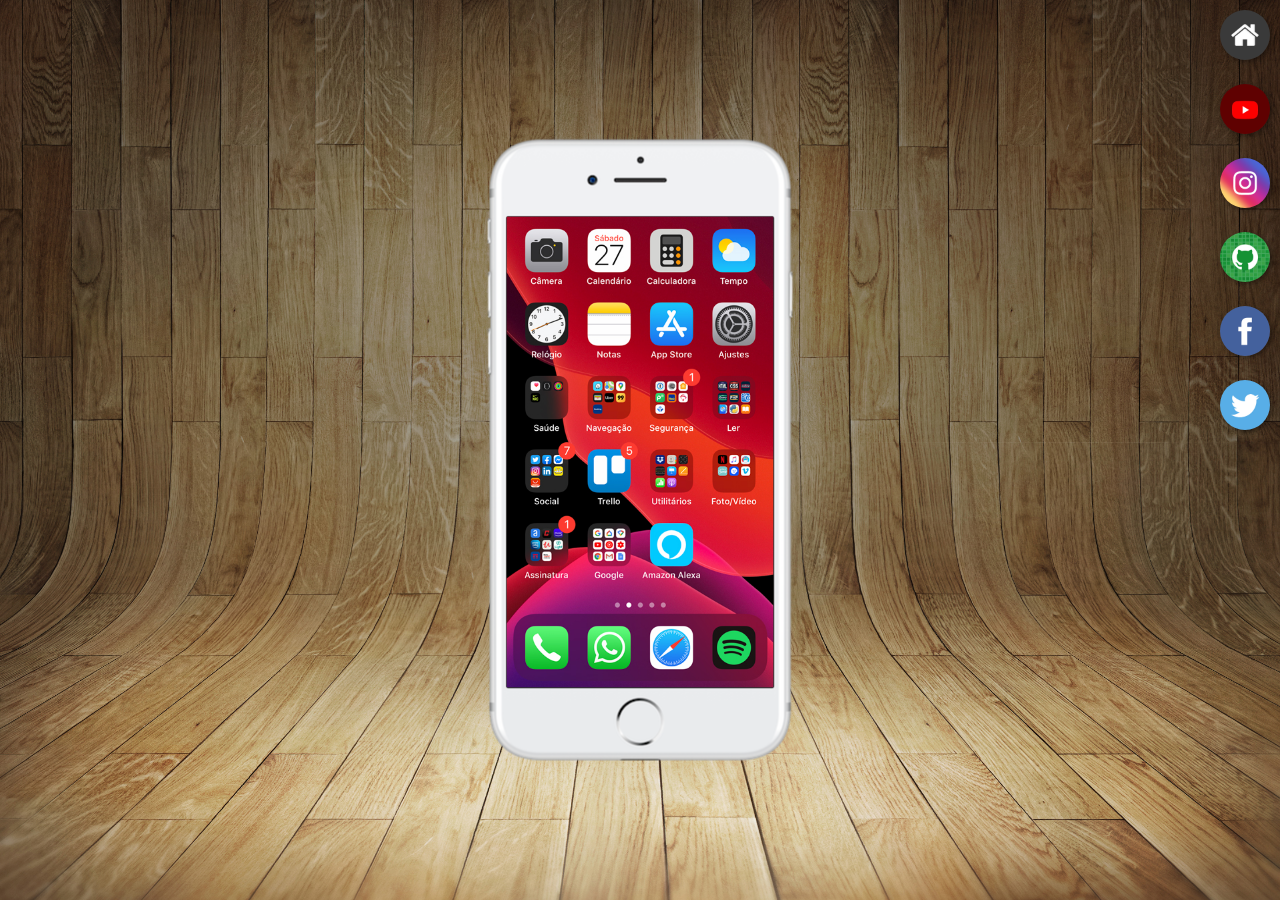
<file: index.html>
<!DOCTYPE html>
<html lang="pt-br">
<head>
    <meta charset="UTF-8">
    <meta name="viewport" content="width=device-width, initial-scale=1.0">
    <link rel="shortcut icon" href="favicon.ico" type="image/x-icon">
    <link rel="stylesheet" href="estilos/style.css">
    <title>Projeto rede sociais</title>
</head>
<body>
    <main>
        <section id="telefone">
            <iframe src="home.html" name="tela" id="tela" frameborder="0"></iframe>
        </section>
        <section id="redes-sociais">
            <a href="home.html" target="tela"><img src="imagens/logo-home.jpg" alt="home"></a><br>
            <a href="youtube.html" target="tela"><img src="imagens/logo-youtube.jpg" alt="youtube"></a><br>
            <a href="instagram.html" target="tela"><img src="imagens/logo-instagram.jpg" alt="instagram"></a><br>
            <a href="github.html" target="tela"><img src="imagens/logo-github.jpg" alt="github"></a><br>
            <a href="facebook.html" target="tela"><img src="imagens/logo-facebook.jpg" alt="facebook"></a><br>
            <a href="twitter.html" target="tela"><img src="imagens/logo-twitter.jpg" alt="twitter"></a>
        </section>
    </main>
</body>
</html>
</file>
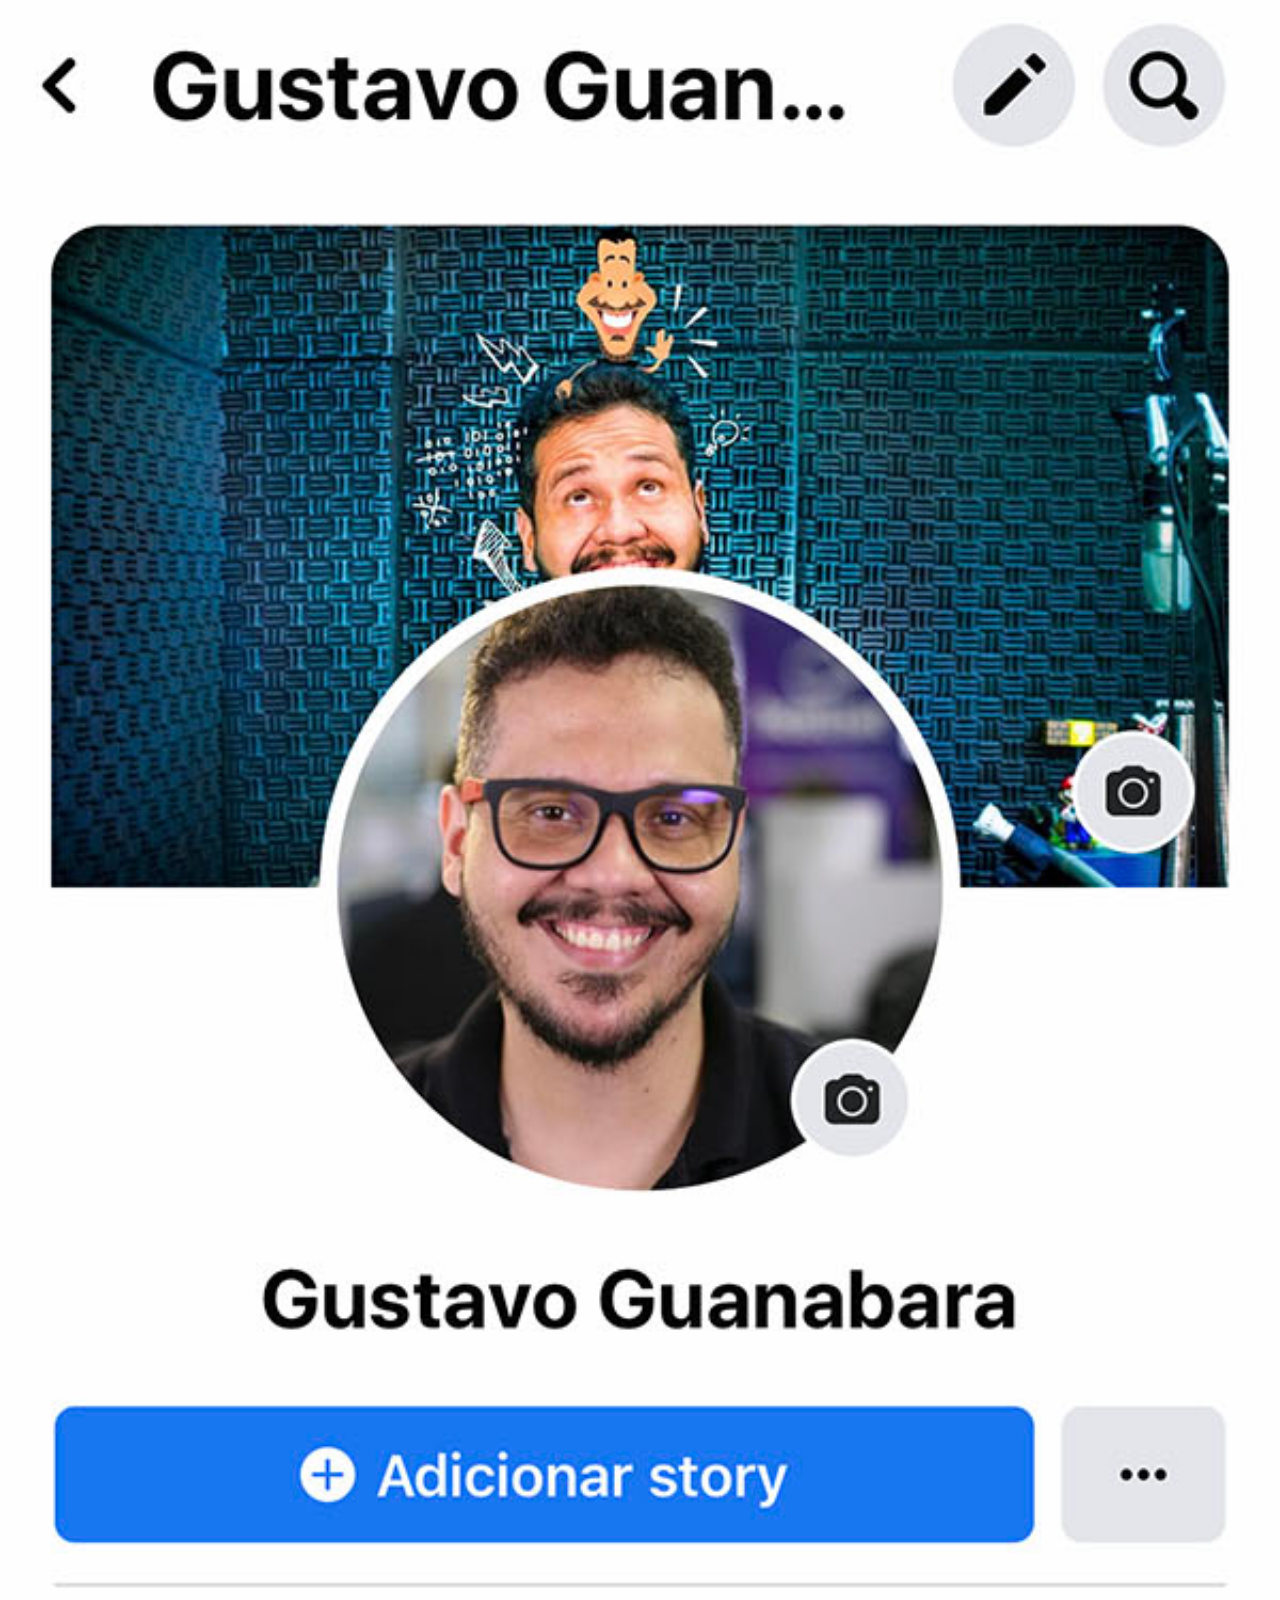
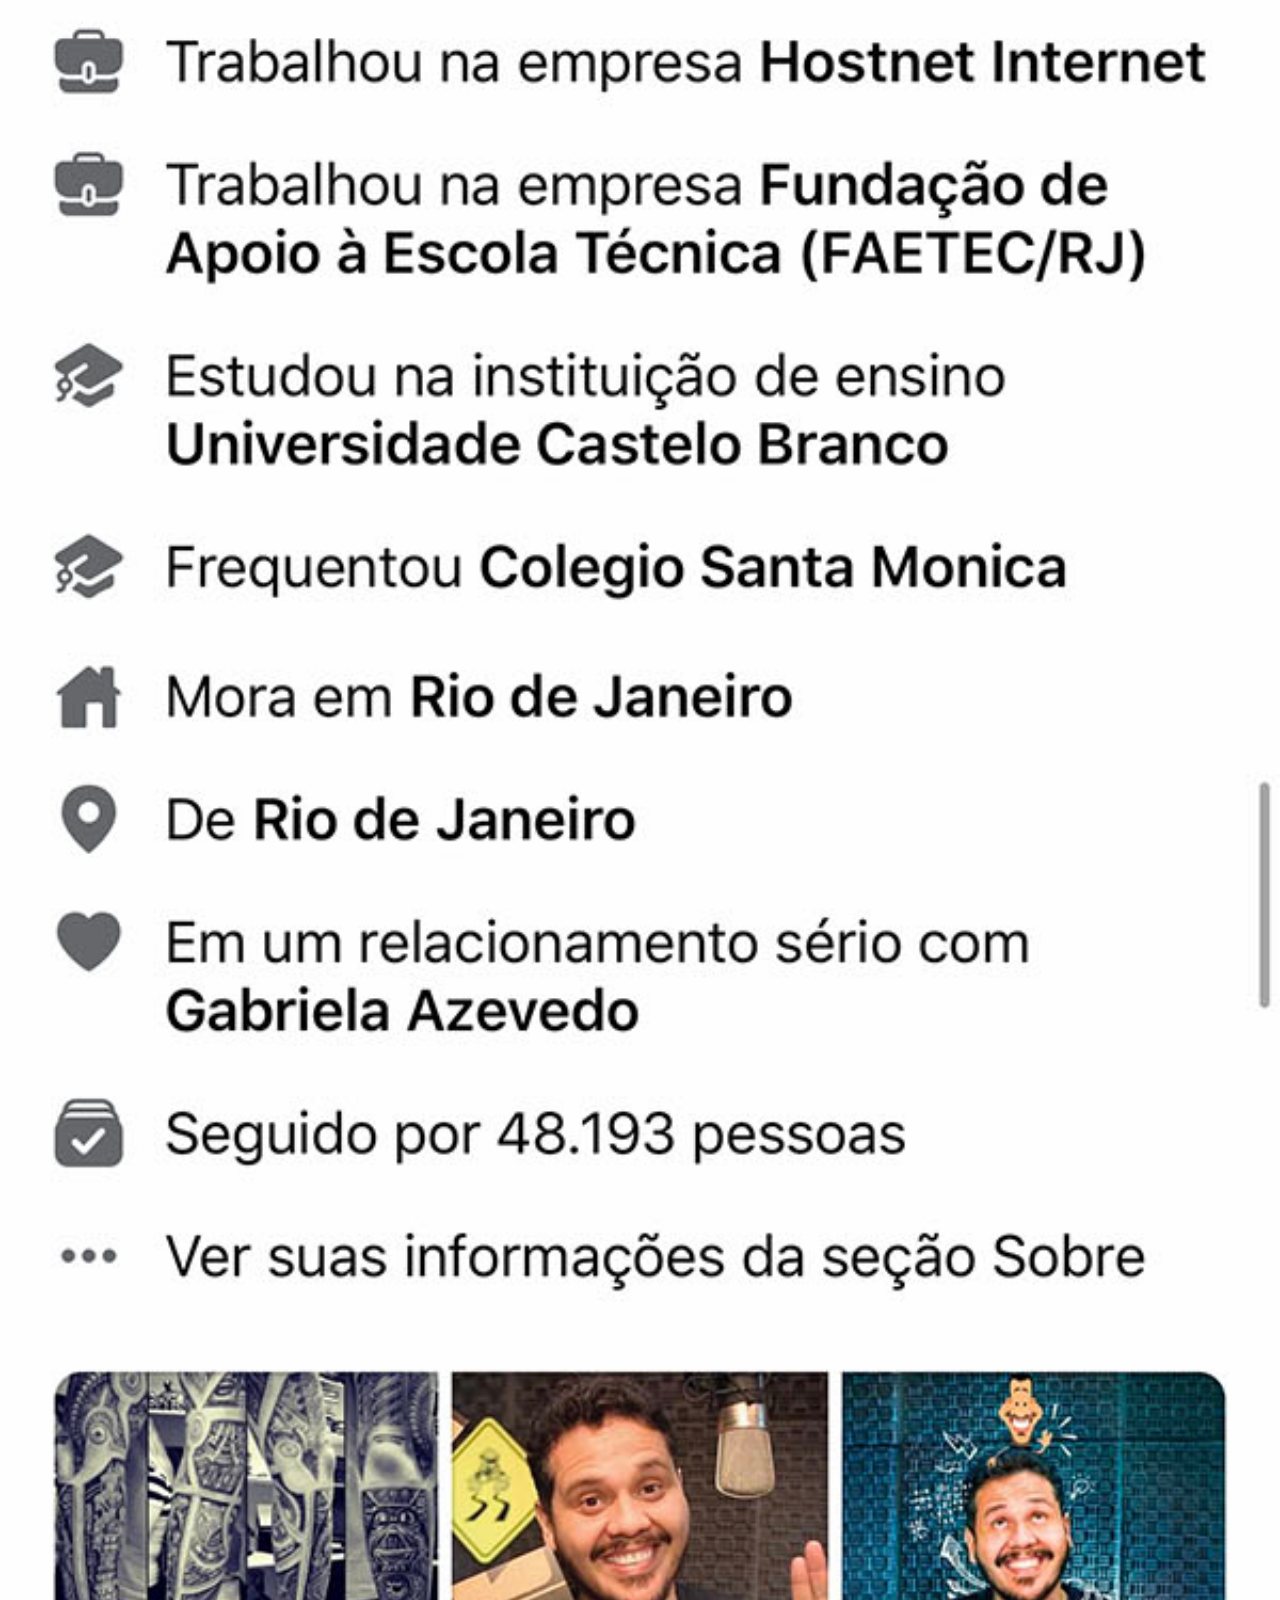
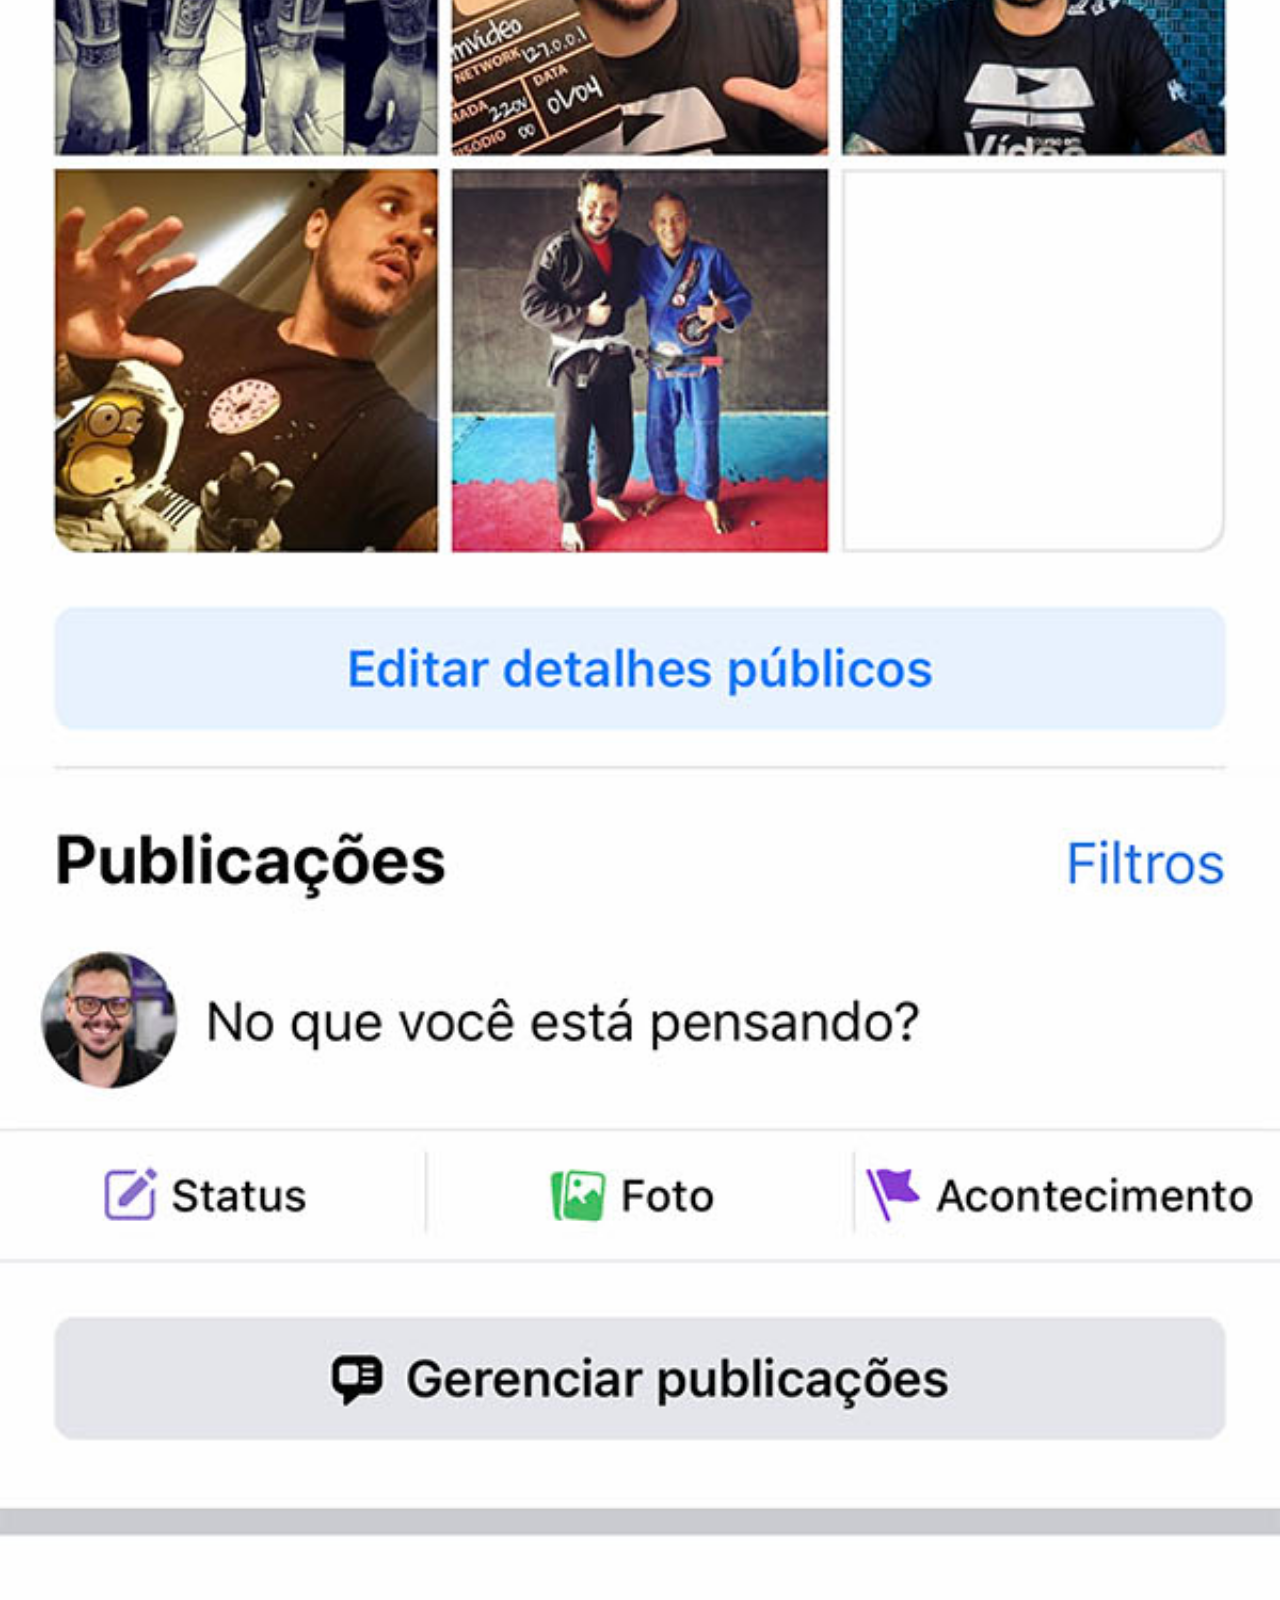
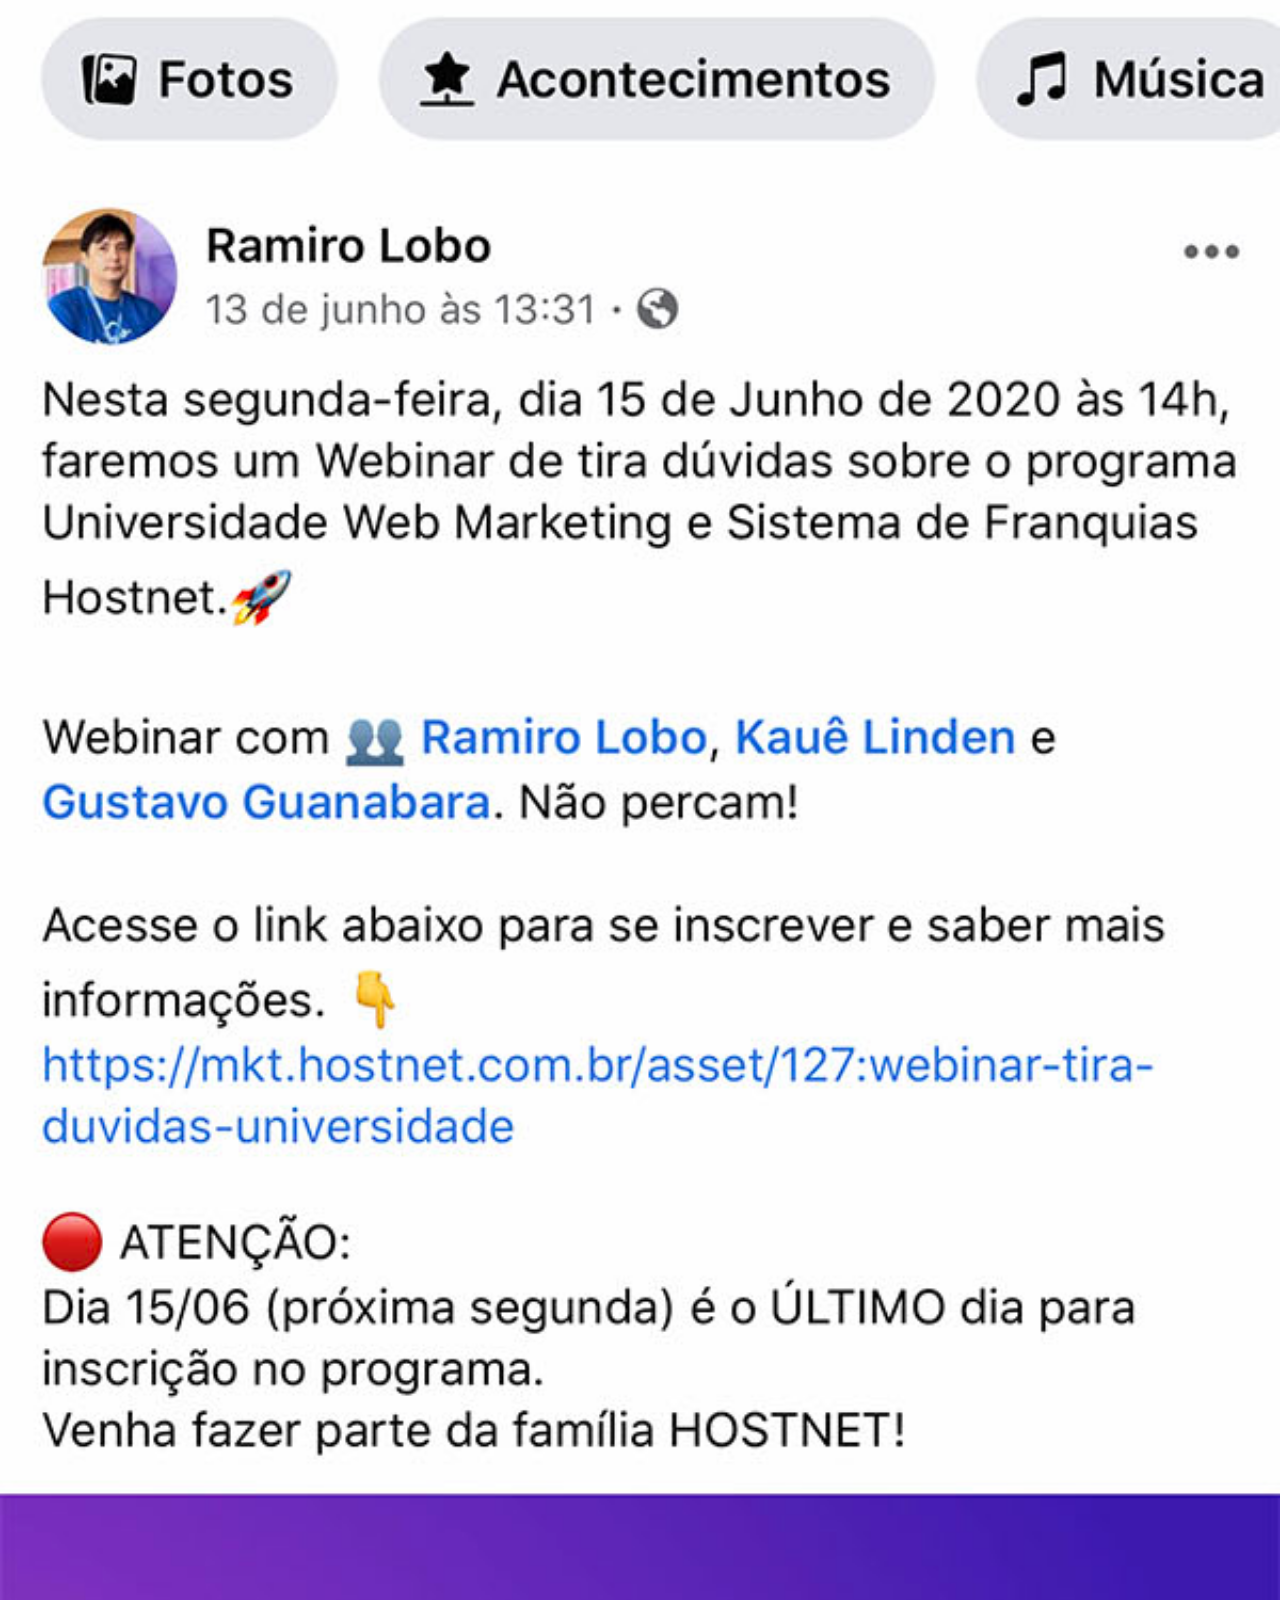
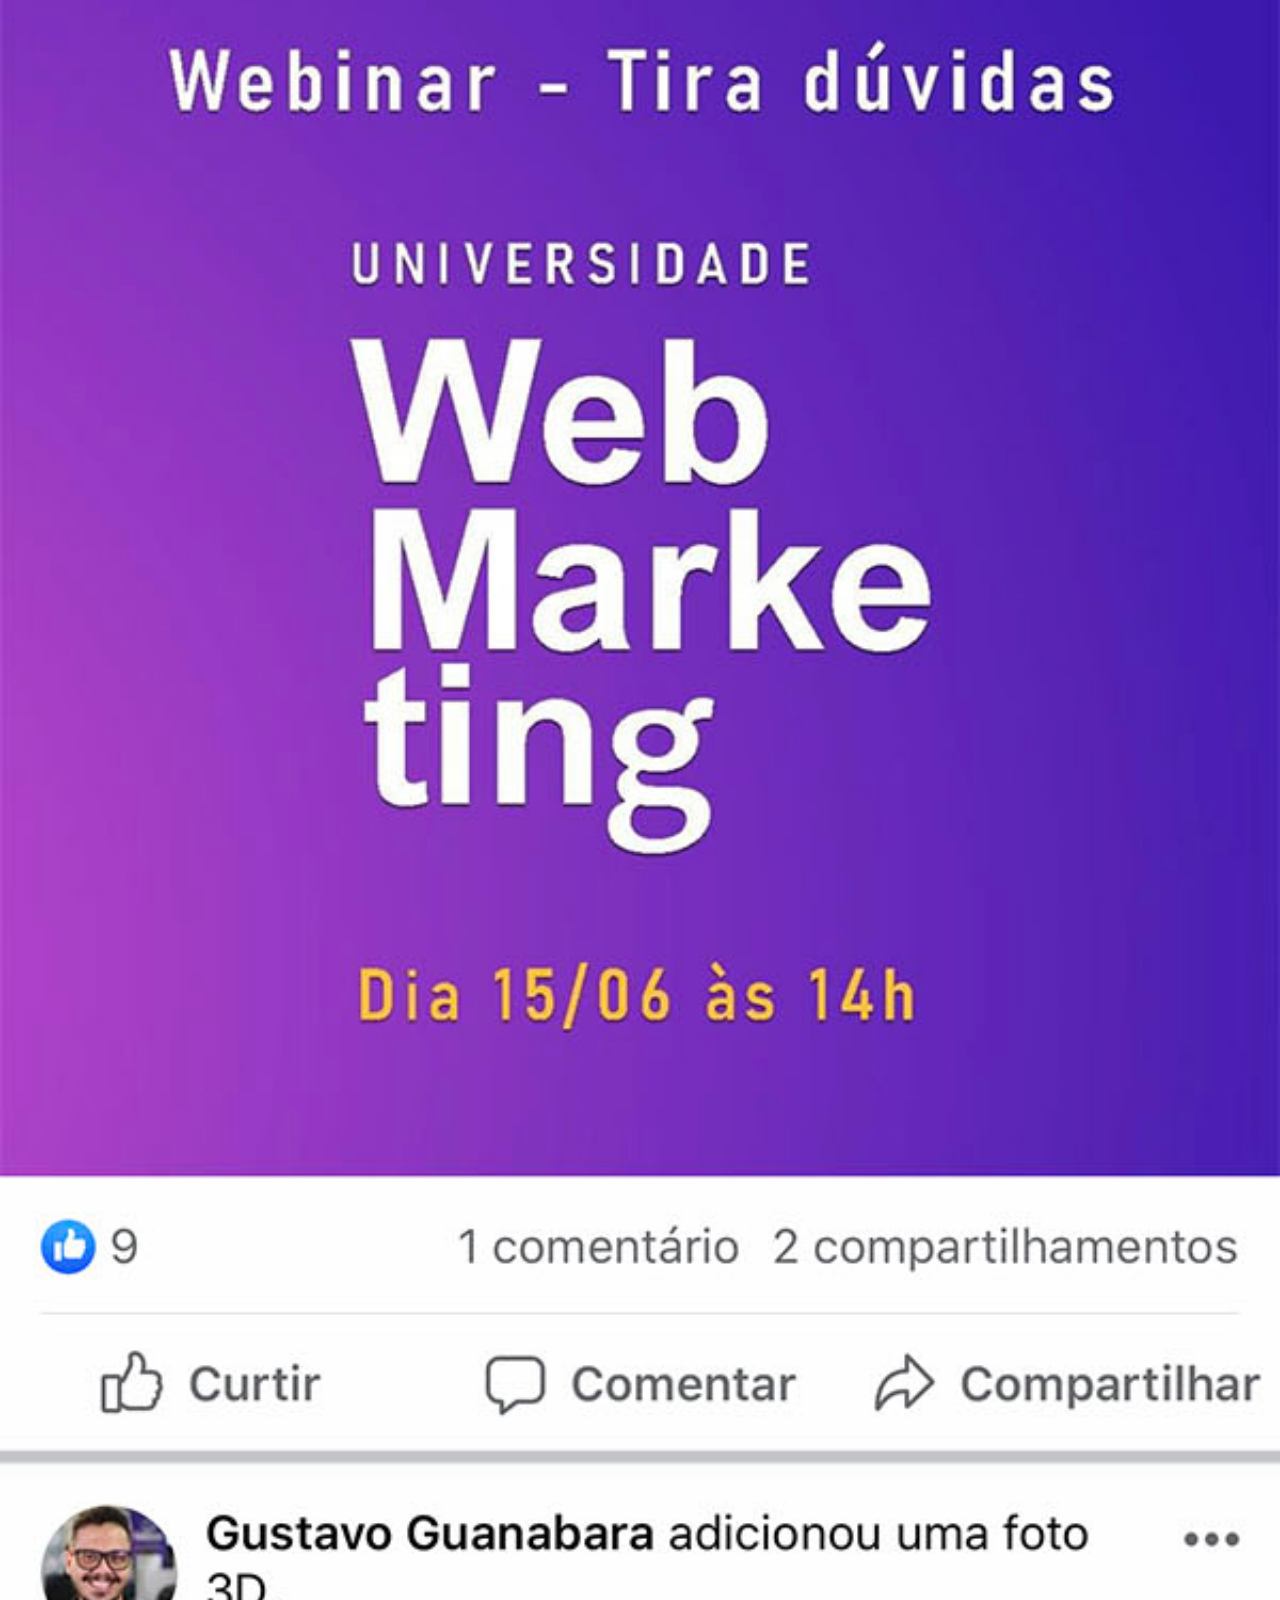
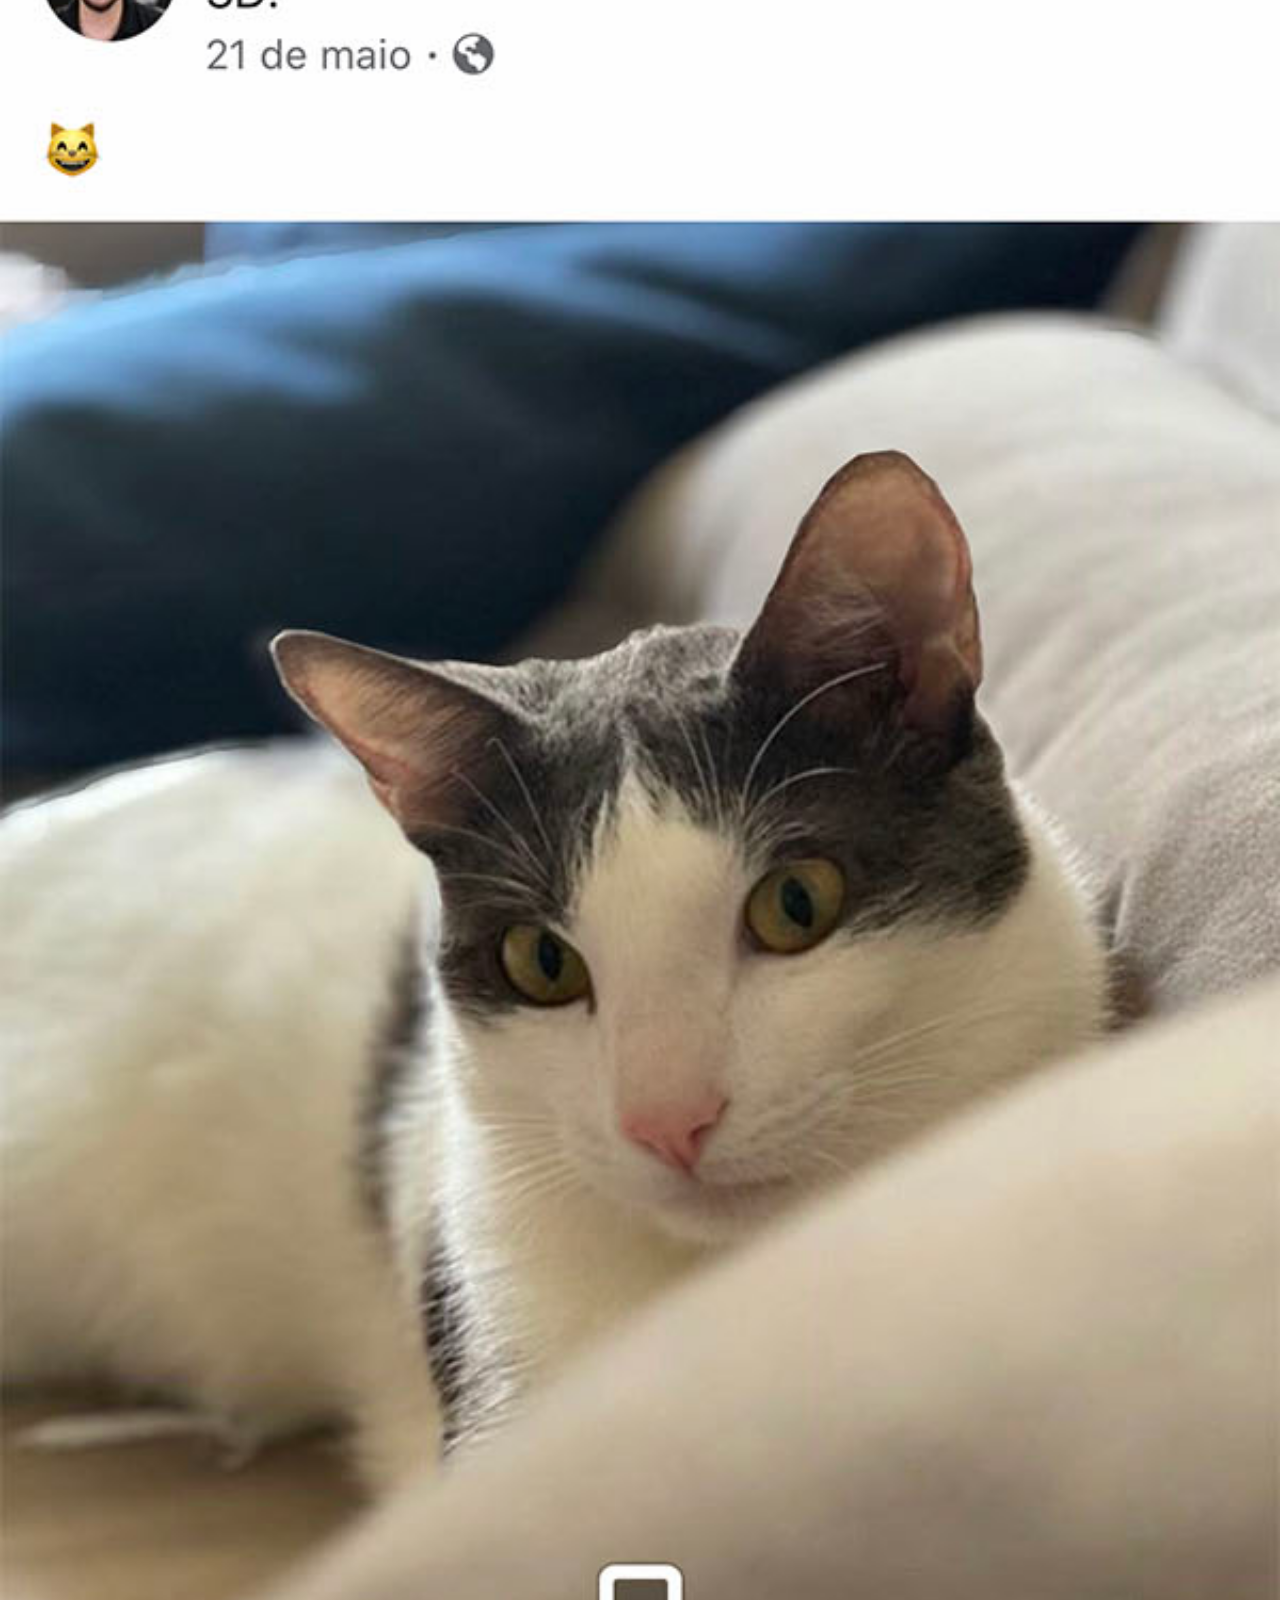
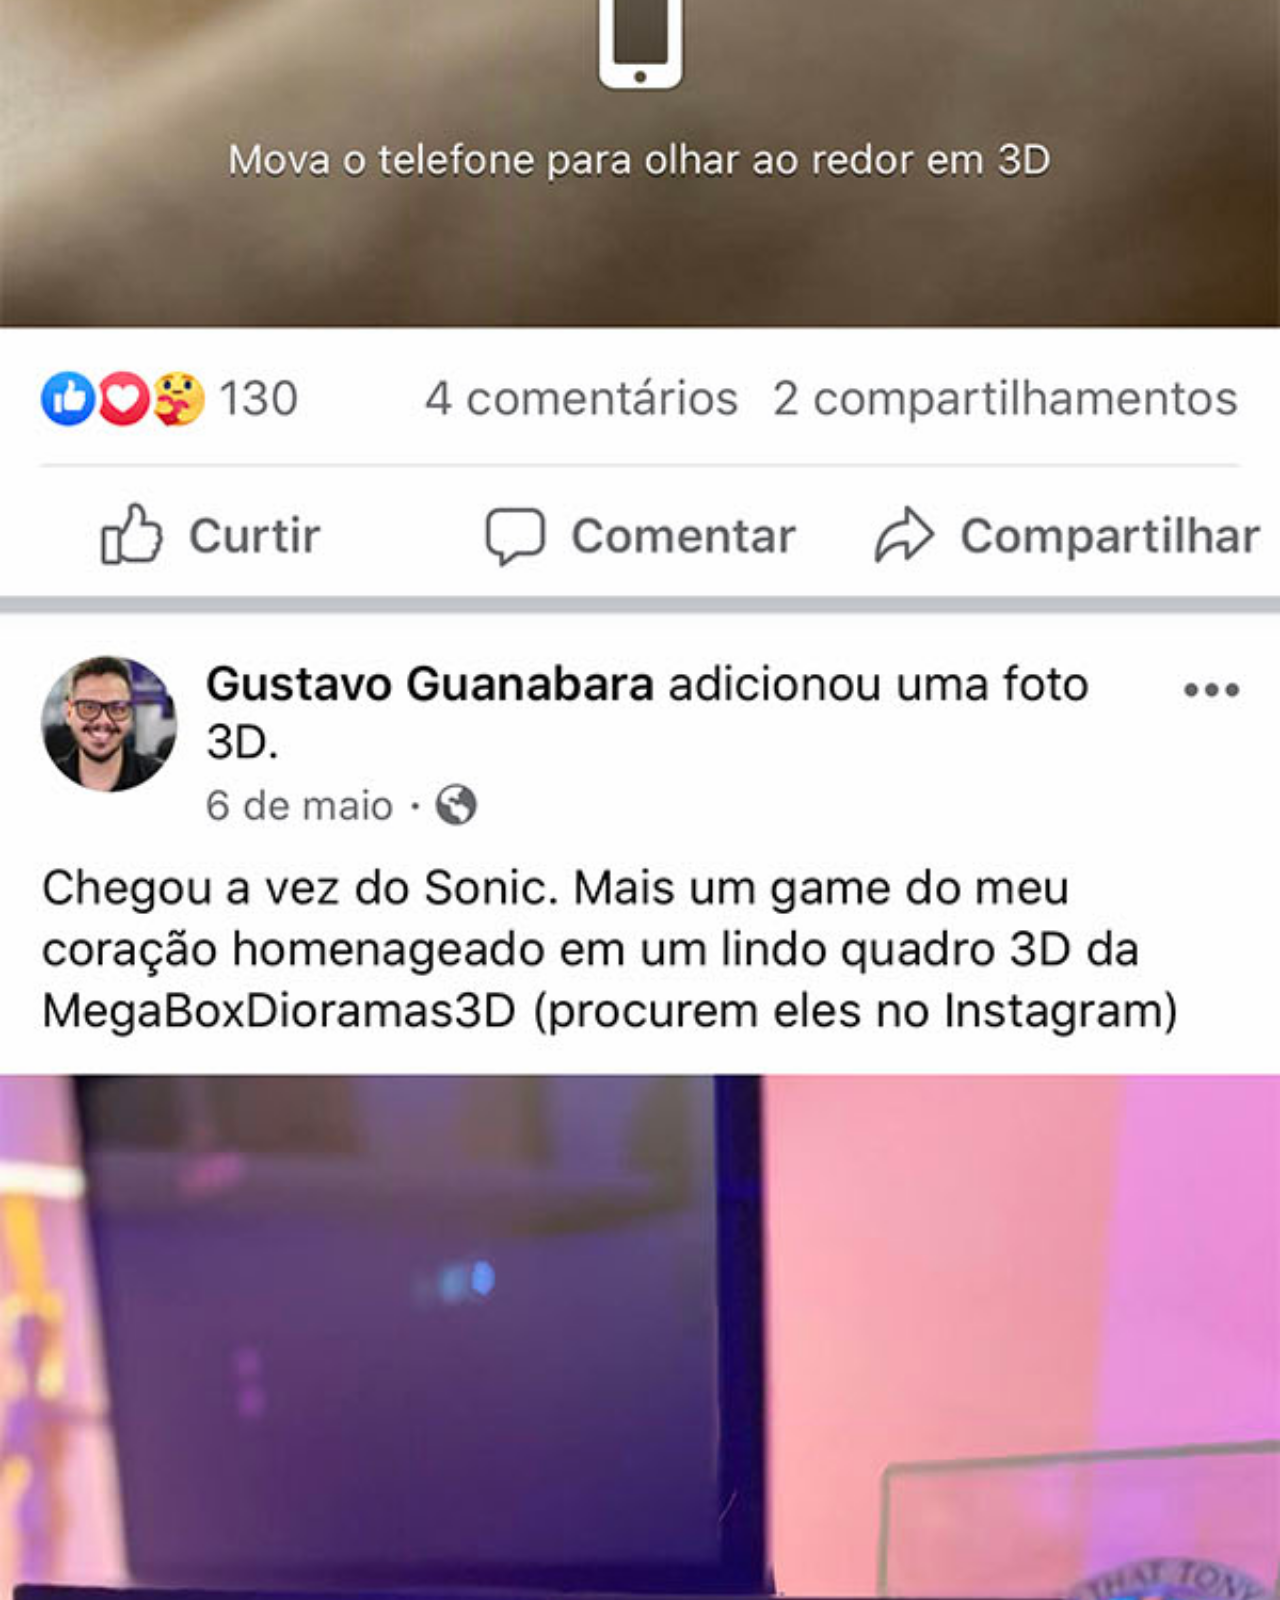
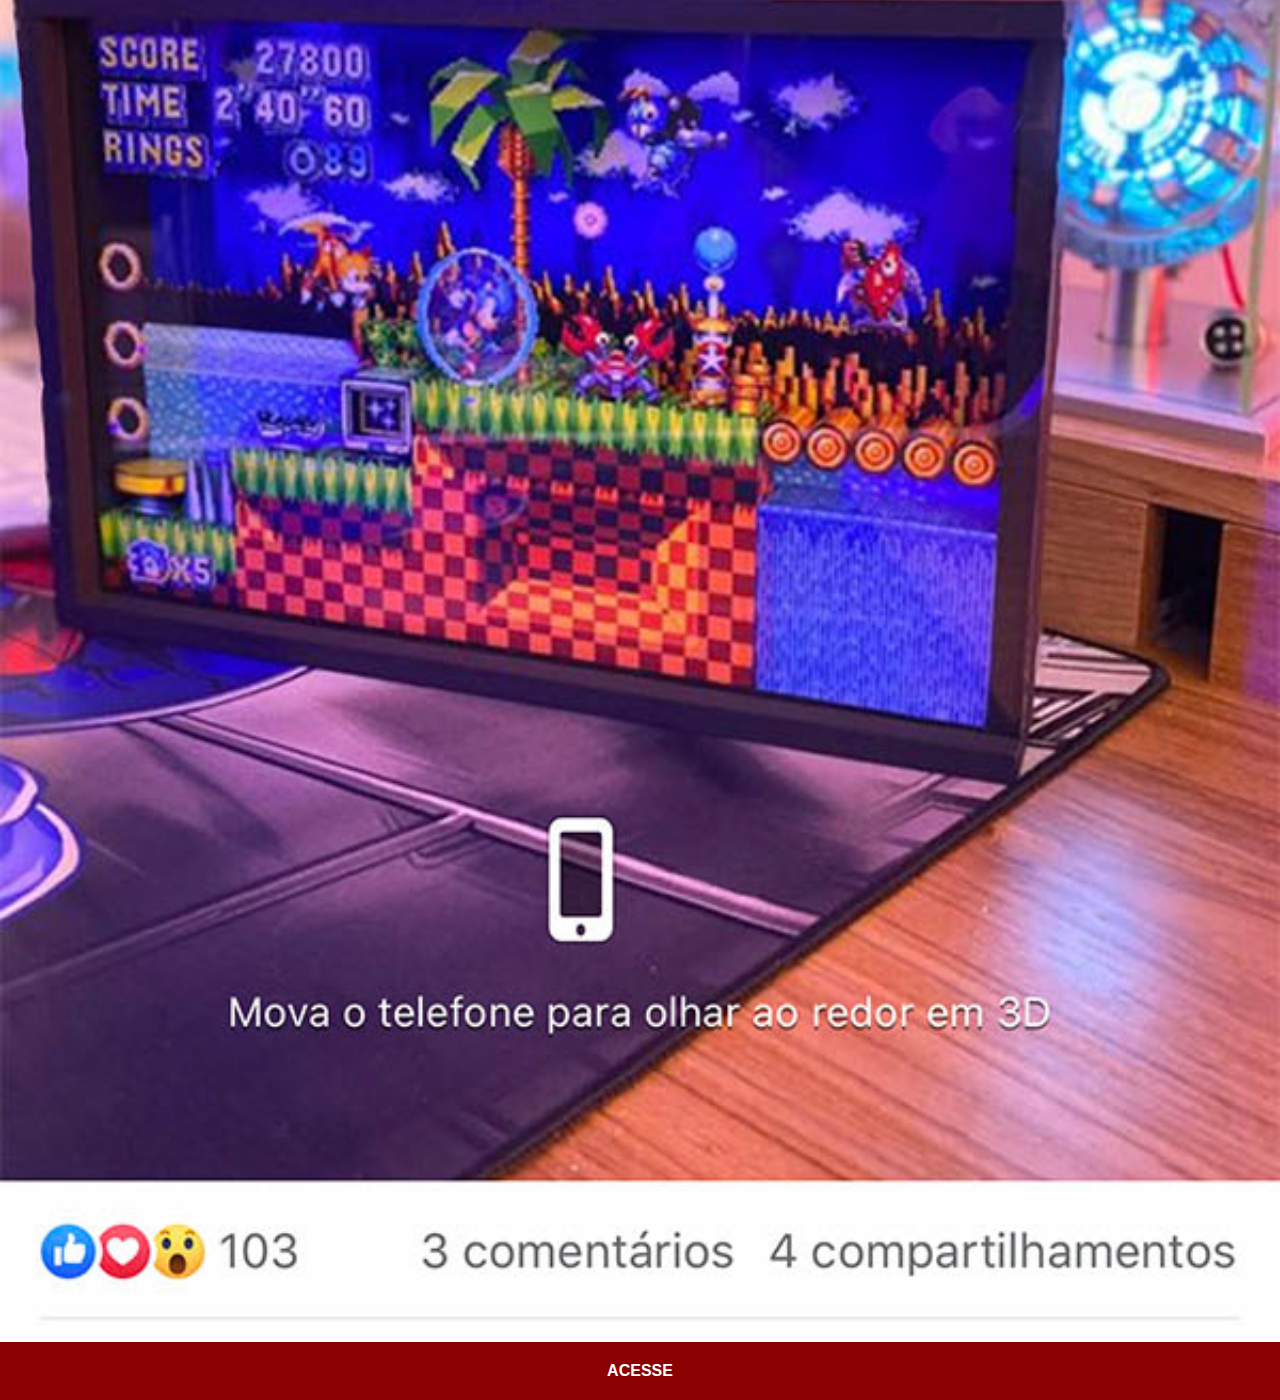
<file: facebook.html>
<!DOCTYPE html>
<html lang="pt-br">
<head>
    <meta charset="UTF-8">
    <meta name="viewport" content="width=device-width, initial-scale=1.0">
    <link rel="stylesheet" href="estilos/social.css">
    <title>Facebook</title>
</head>
<body>
    <img src="imagens/tela-facebook.jpg" alt="facebook">
    <a href="https://www.facebook.com/CursosEmVideo/?locale=pt_BR" target="_blank">ACESSE</a>
</body>
</html>
</file>
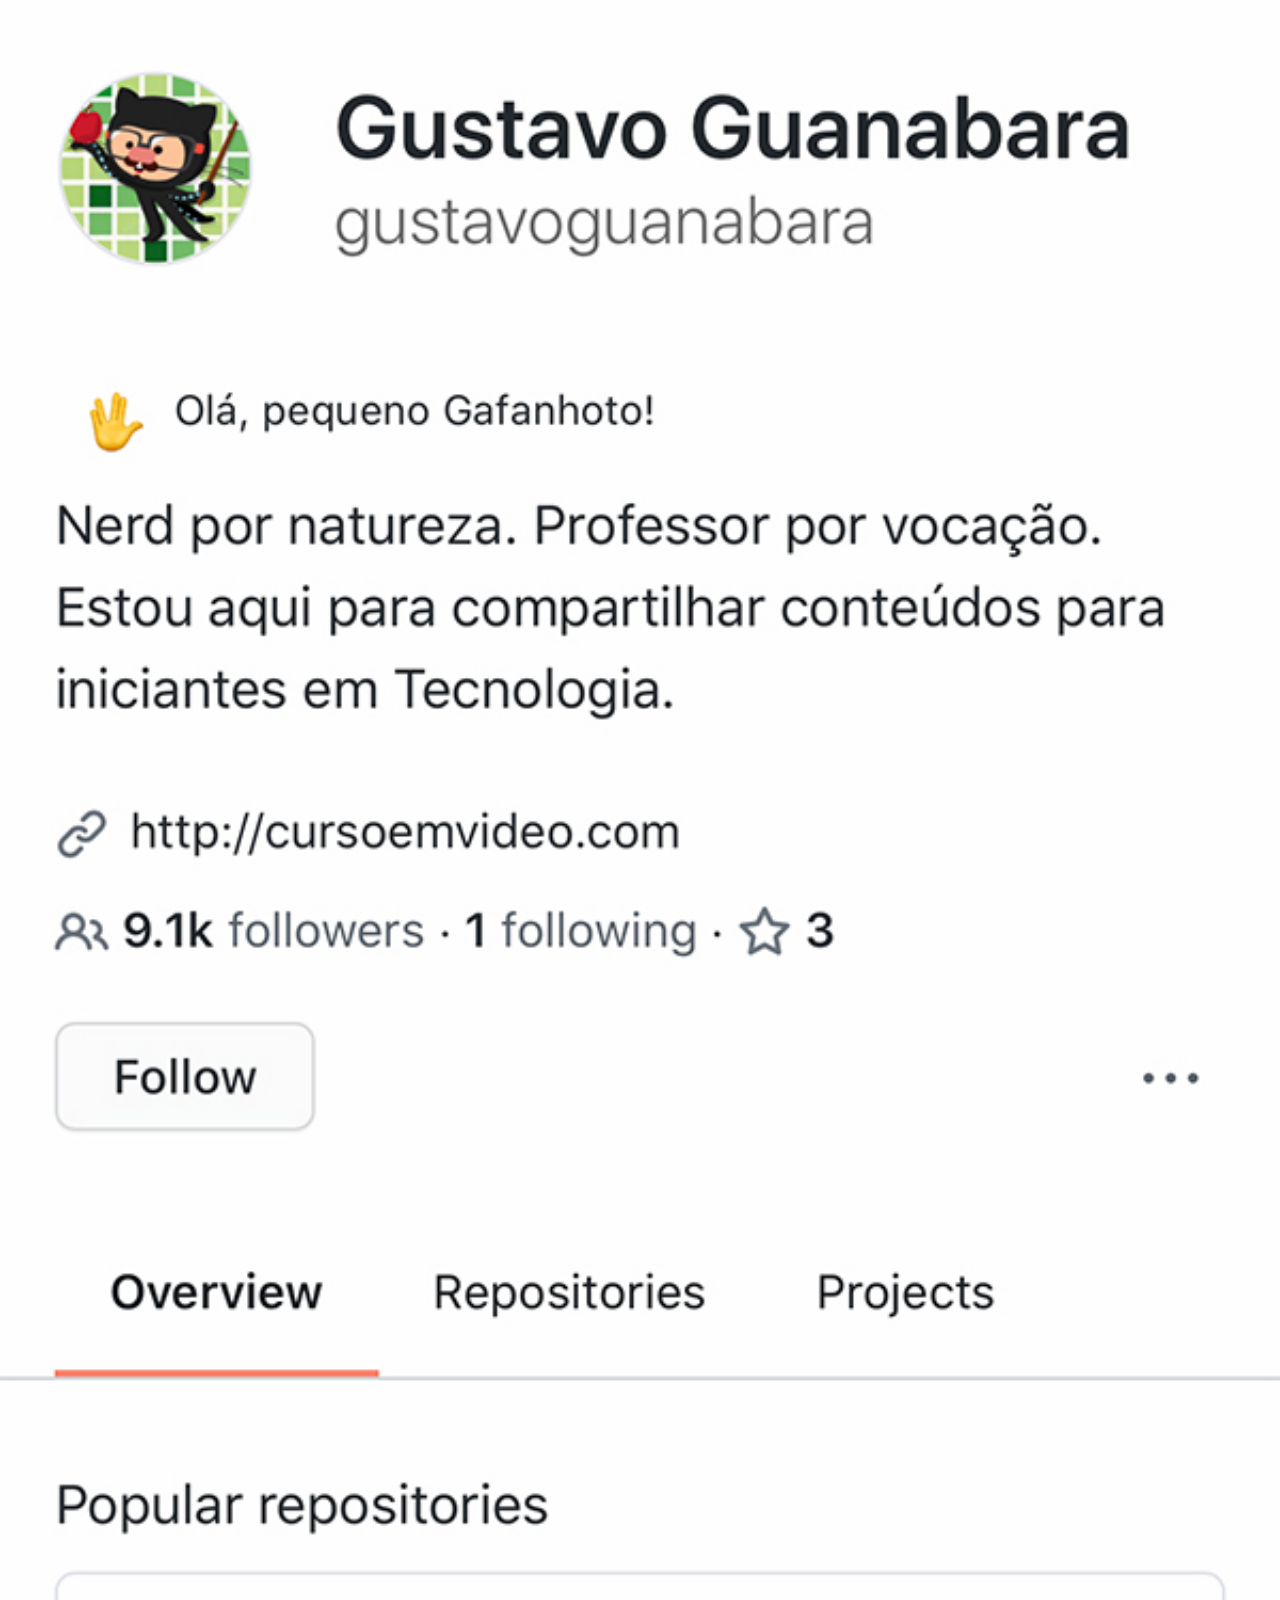
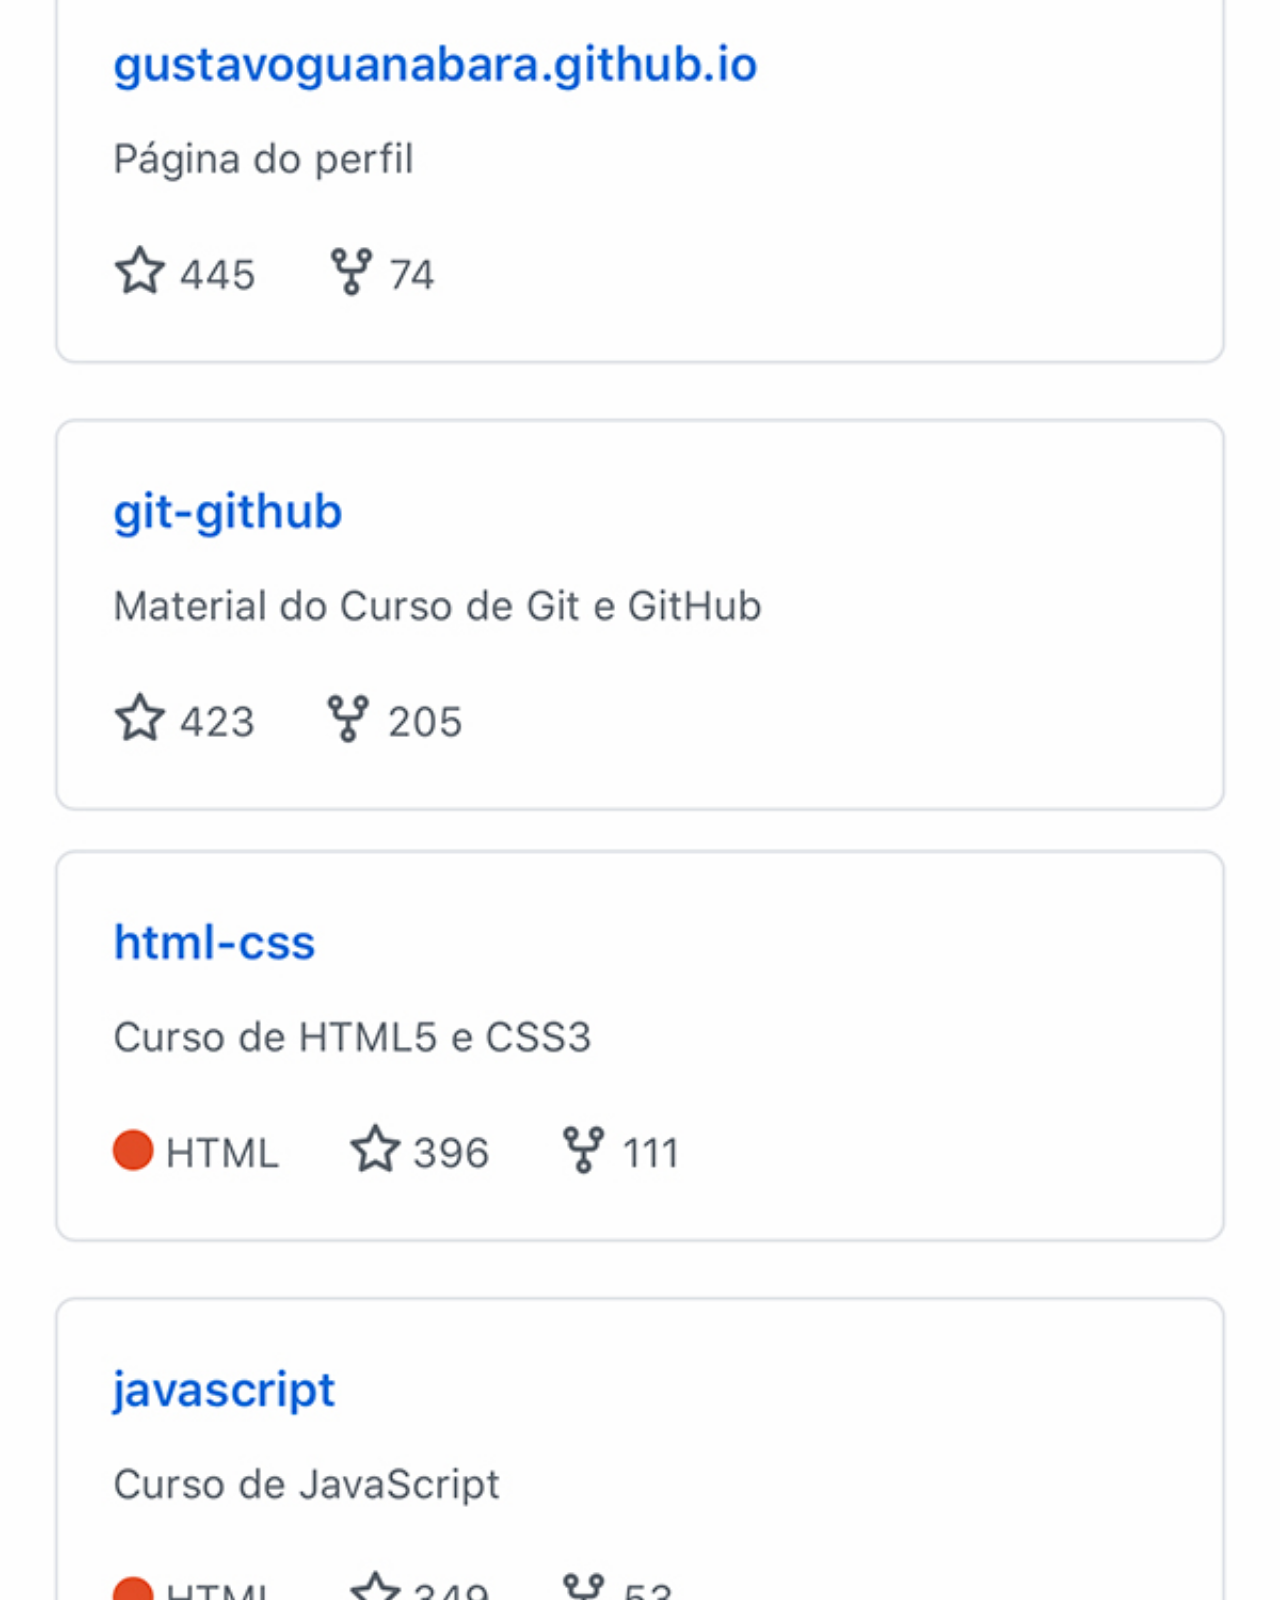
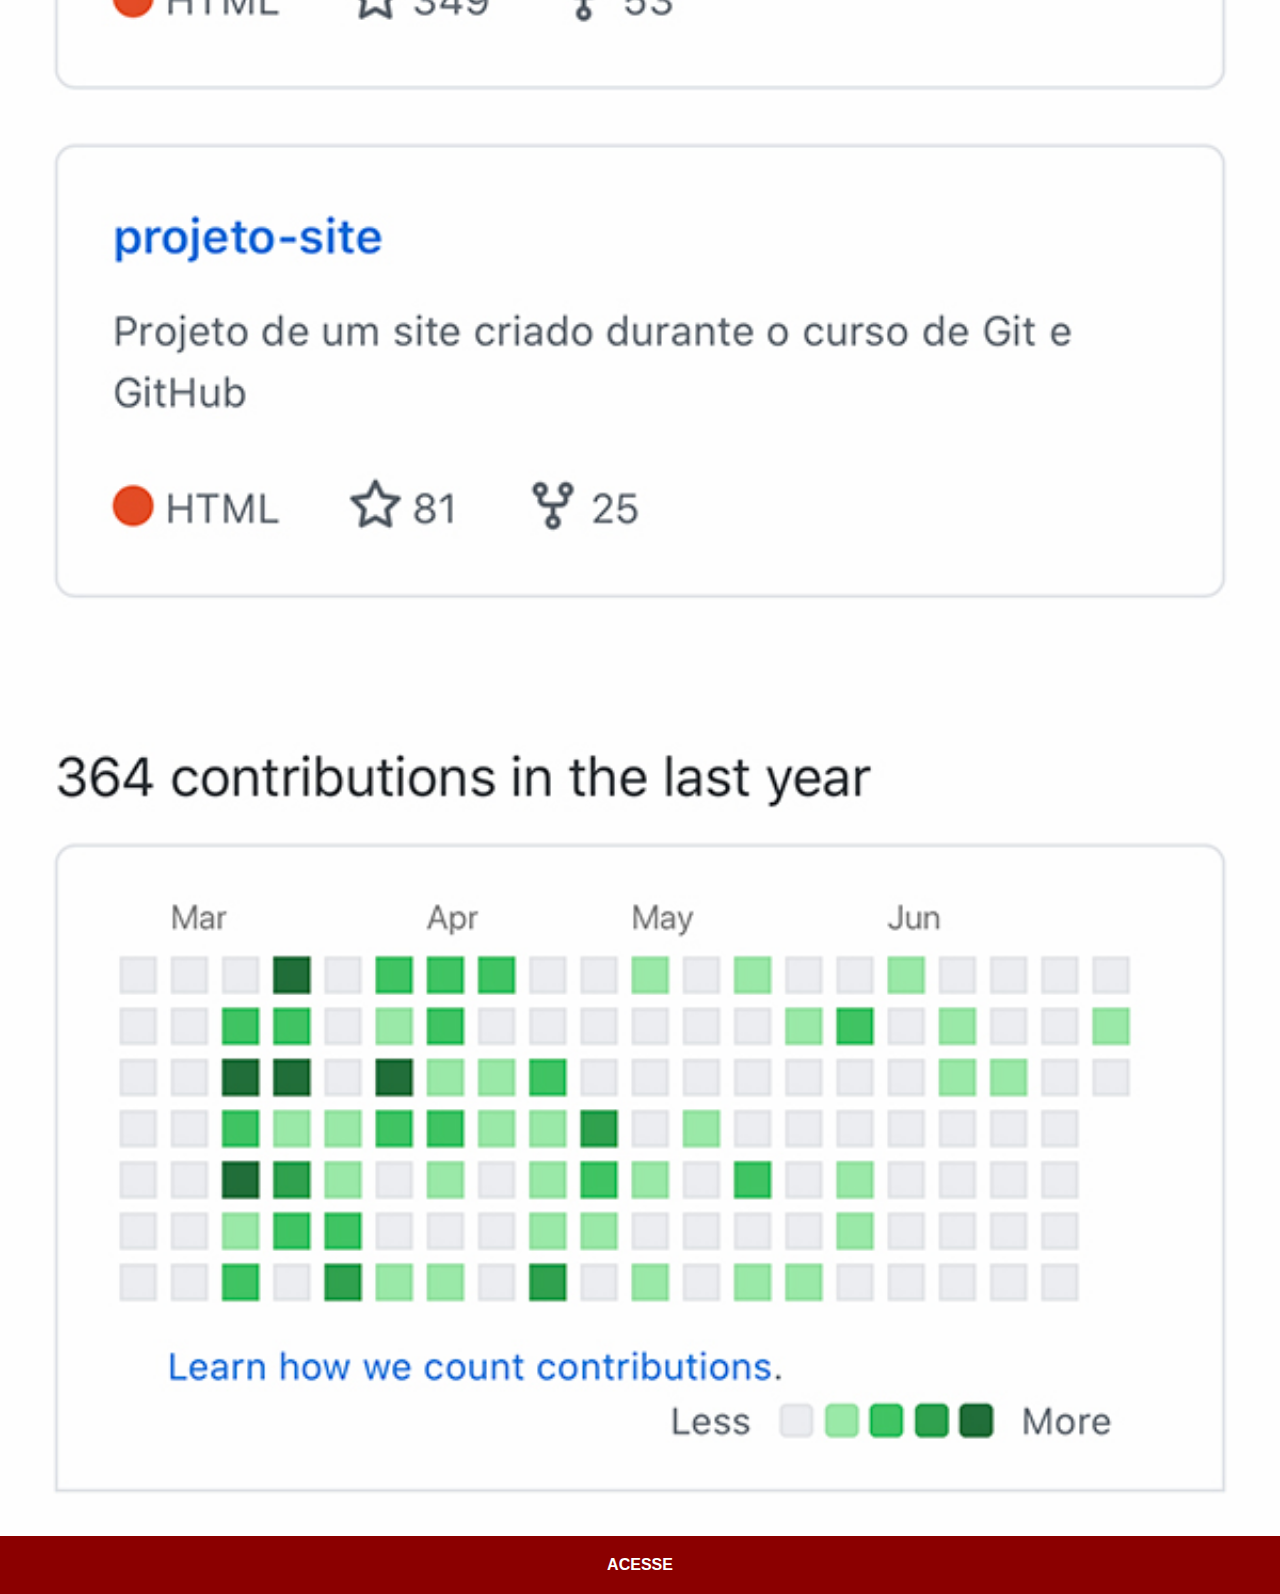
<file: github.html>
<!DOCTYPE html>
<html lang="pt-br">
<head>
    <meta charset="UTF-8">
    <meta name="viewport" content="width=device-width, initial-scale=1.0">
    <link rel="stylesheet" href="estilos/social.css">
    <title>GitHub</title>
</head>
<body>
    <img src="imagens/tela-github.jpg" alt="github">
    <a href="https://github.com/gustavoguanabara" target="_blank">ACESSE</a>
</body>
</html>
</file>
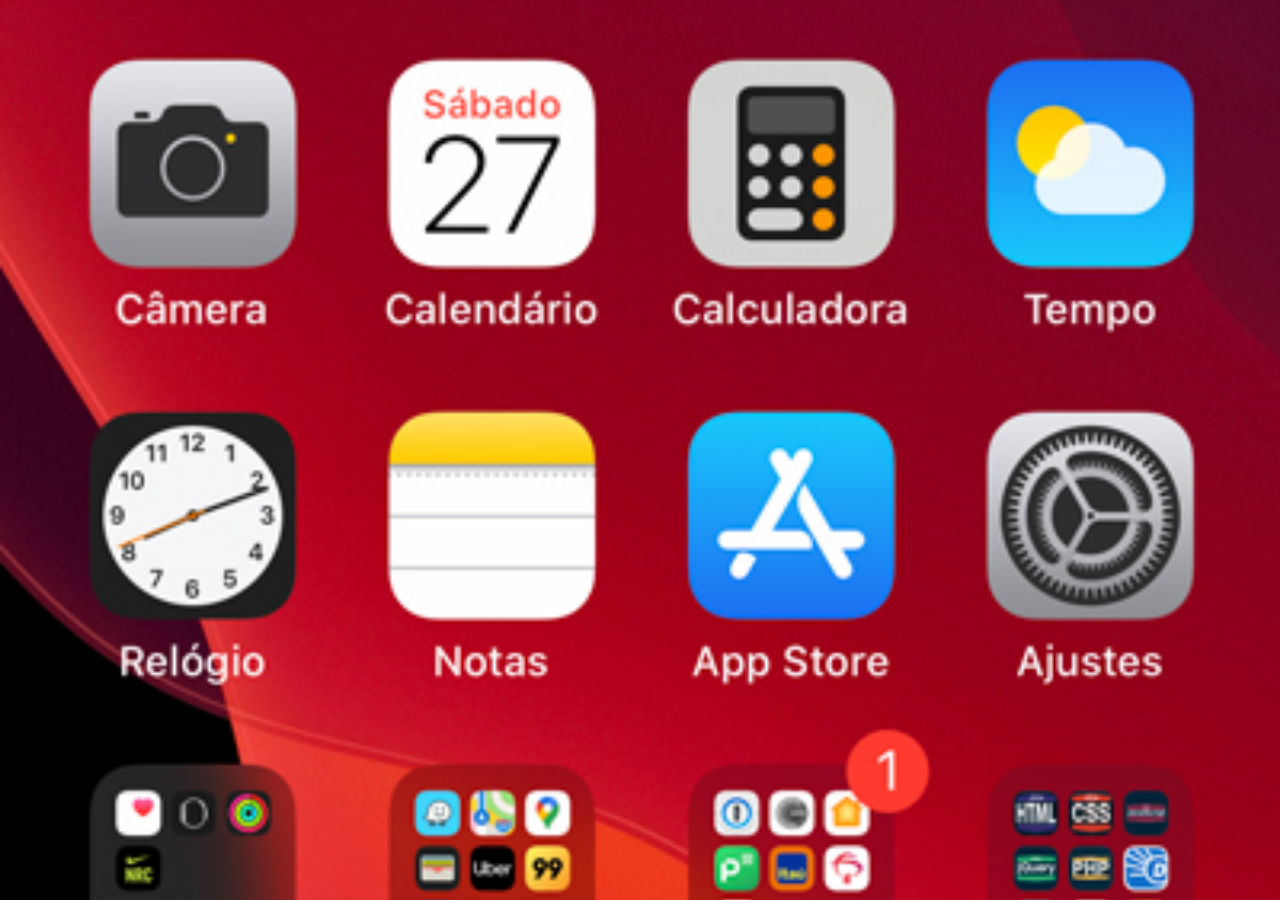
<file: home.html>
<!DOCTYPE html>
<html lang="pt-br">
<head>
    <meta charset="UTF-8">
    <meta name="viewport" content="width=device-width, initial-scale=1.0">
    <title>home</title>
</head>
<style>
    * {
        margin: 0px;
        padding: 0px;
    }
    body {
        width: 100vw;
        height: 100vh;
        background:black url(imagens/tela-home.jpg) no-repeat top center;
        background-size: cover;
    }
</style>
<body>
    
</body>
</html>
</file>
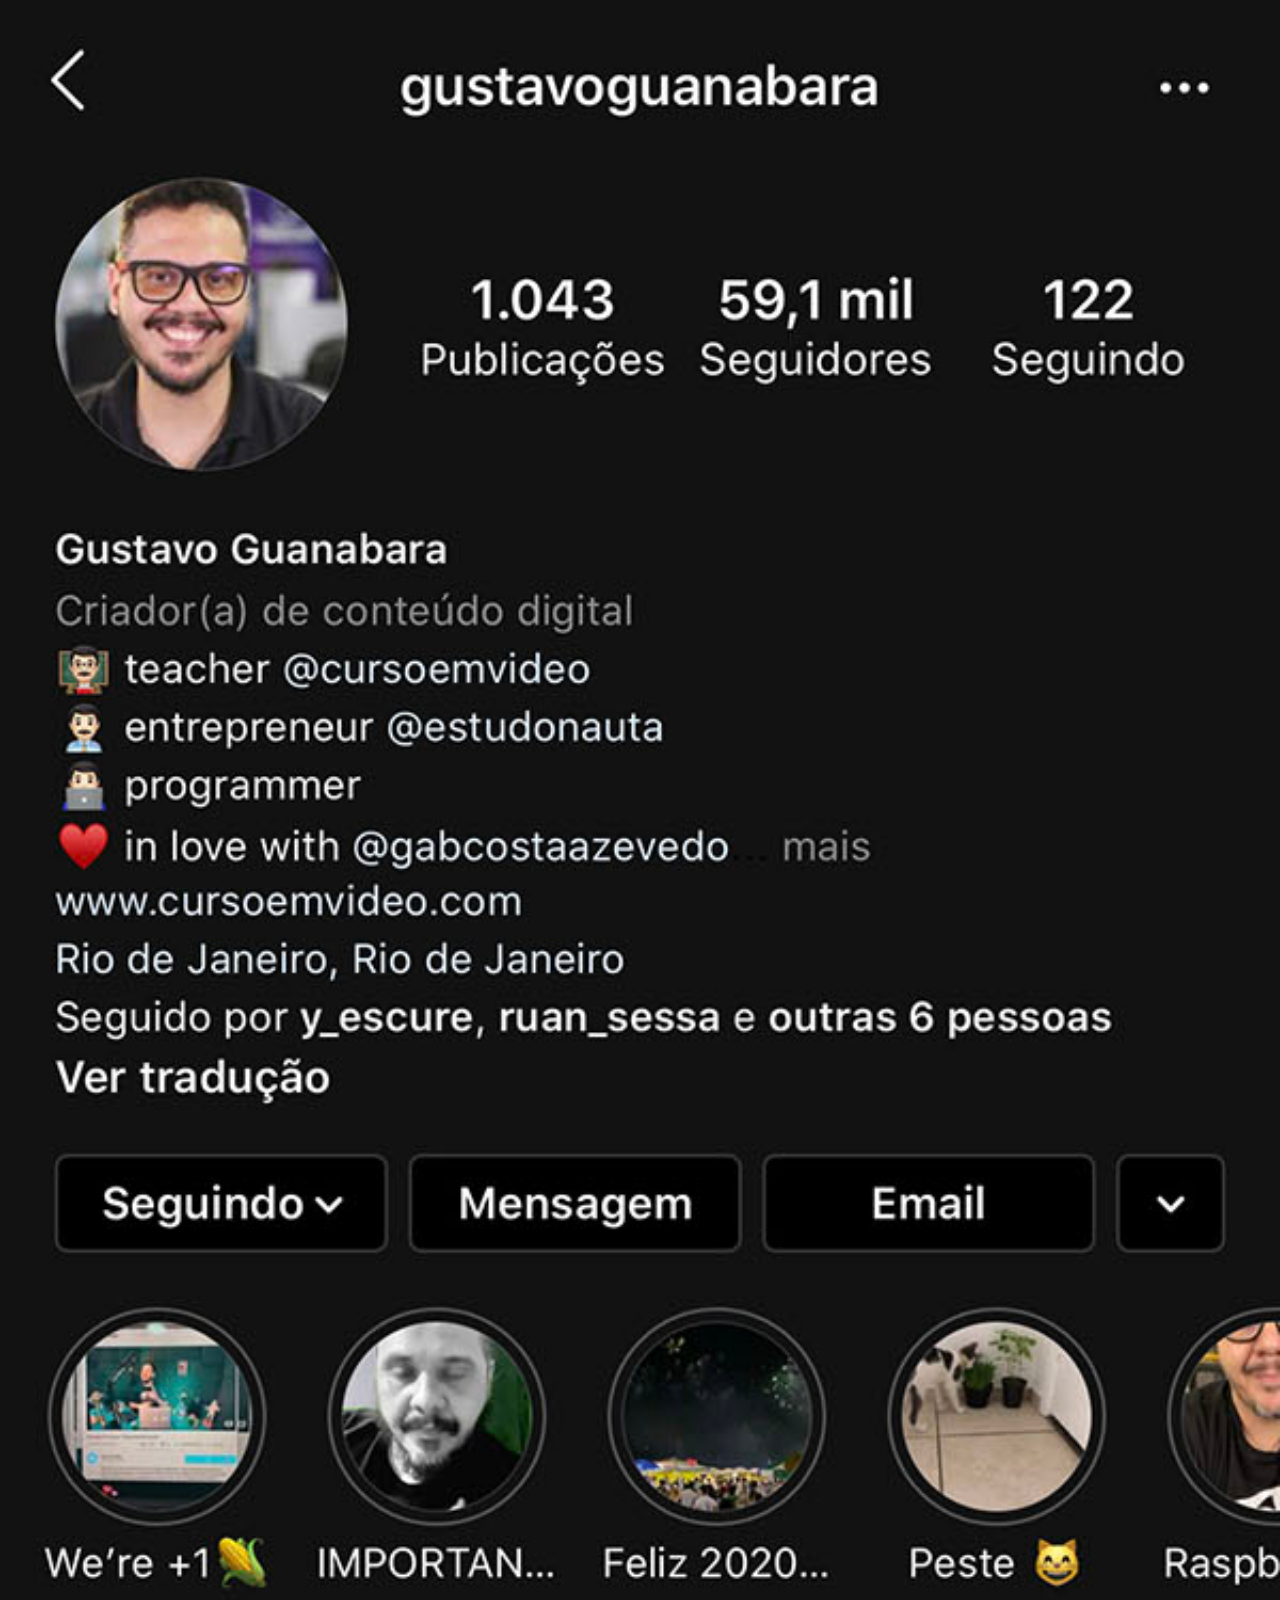
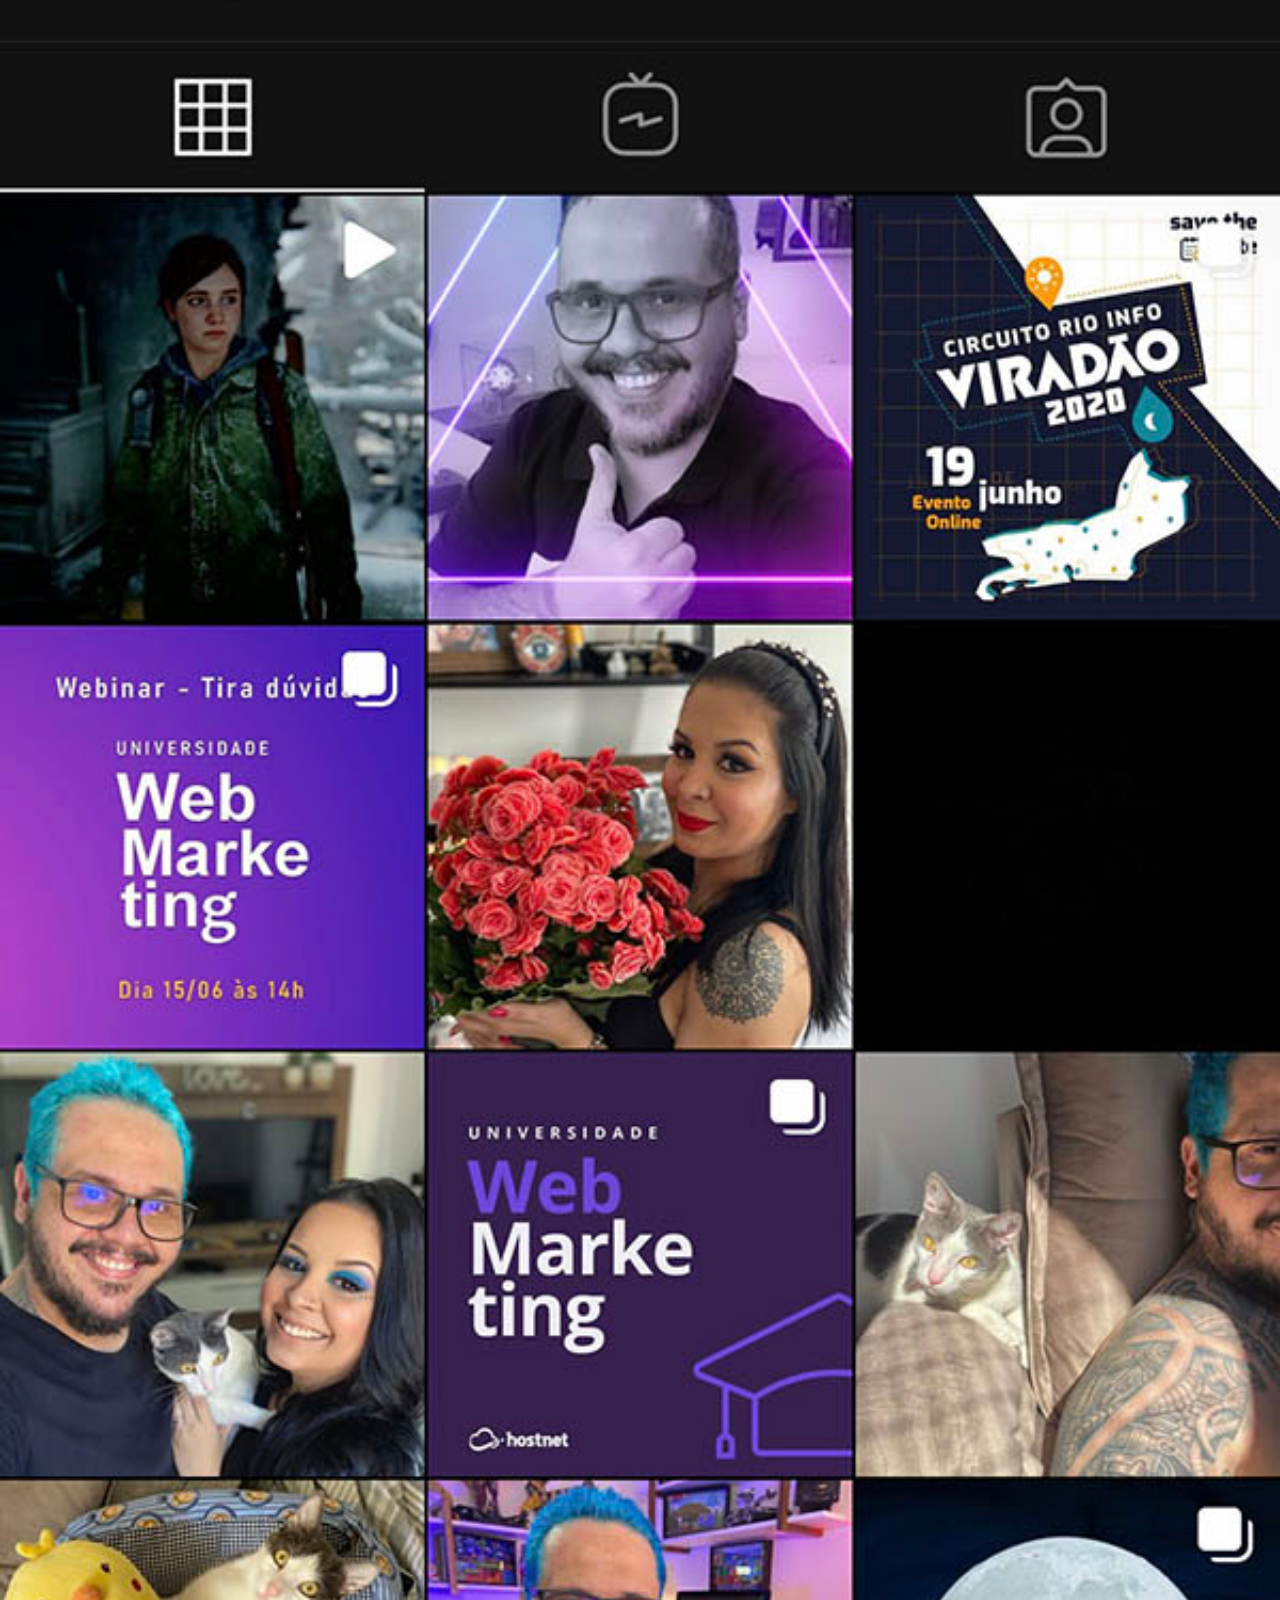
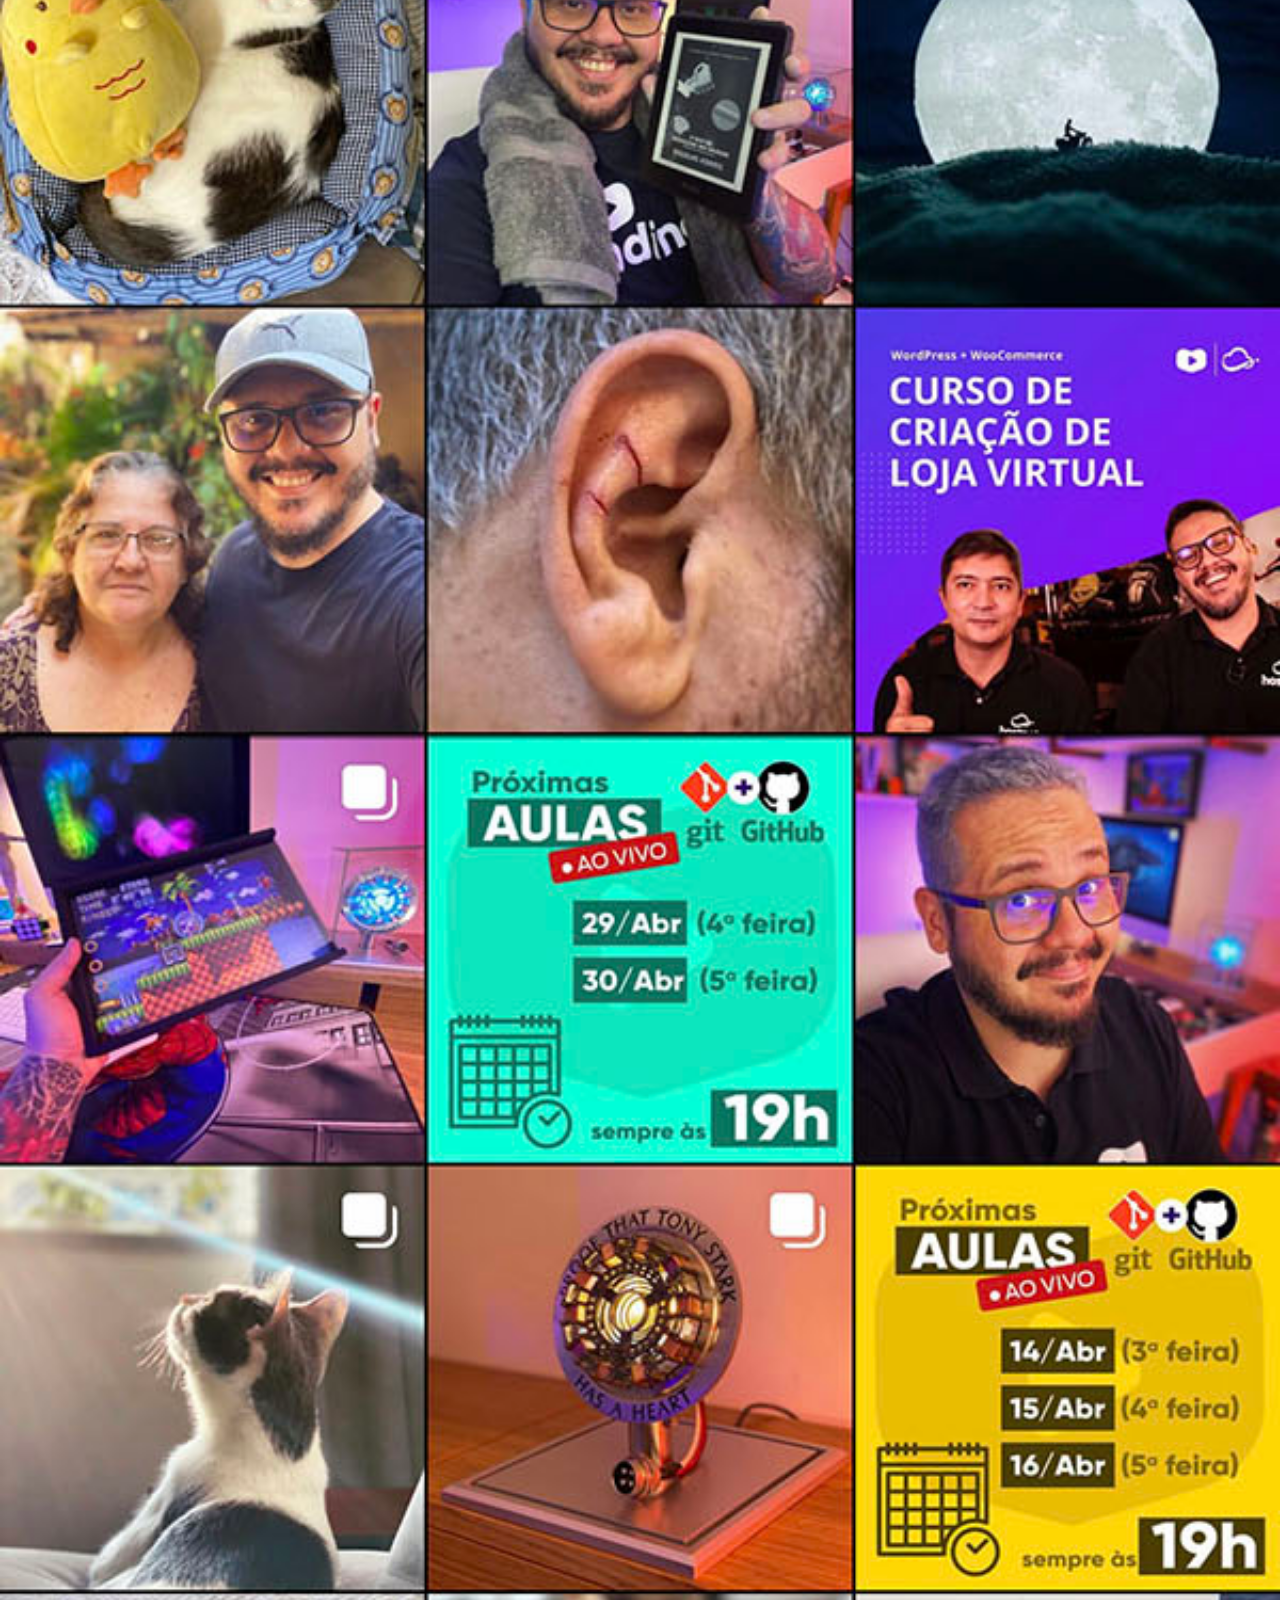
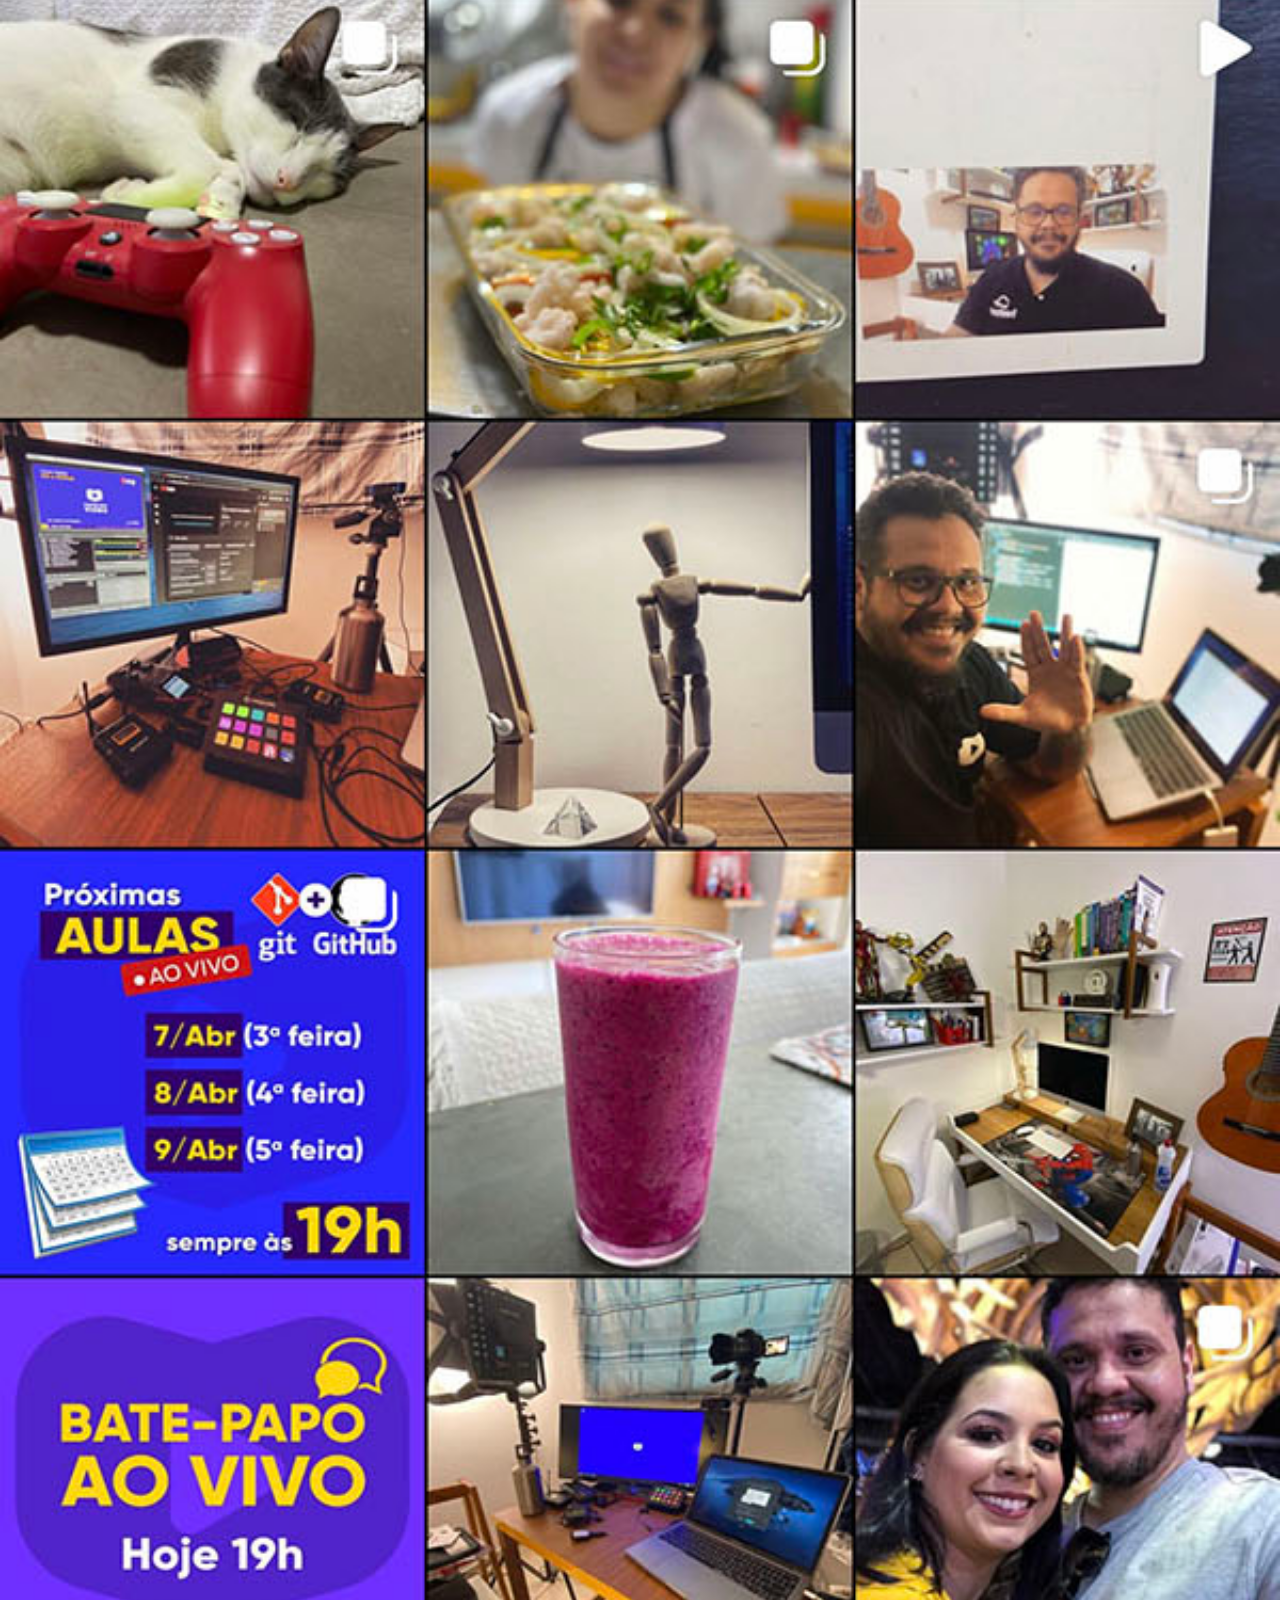
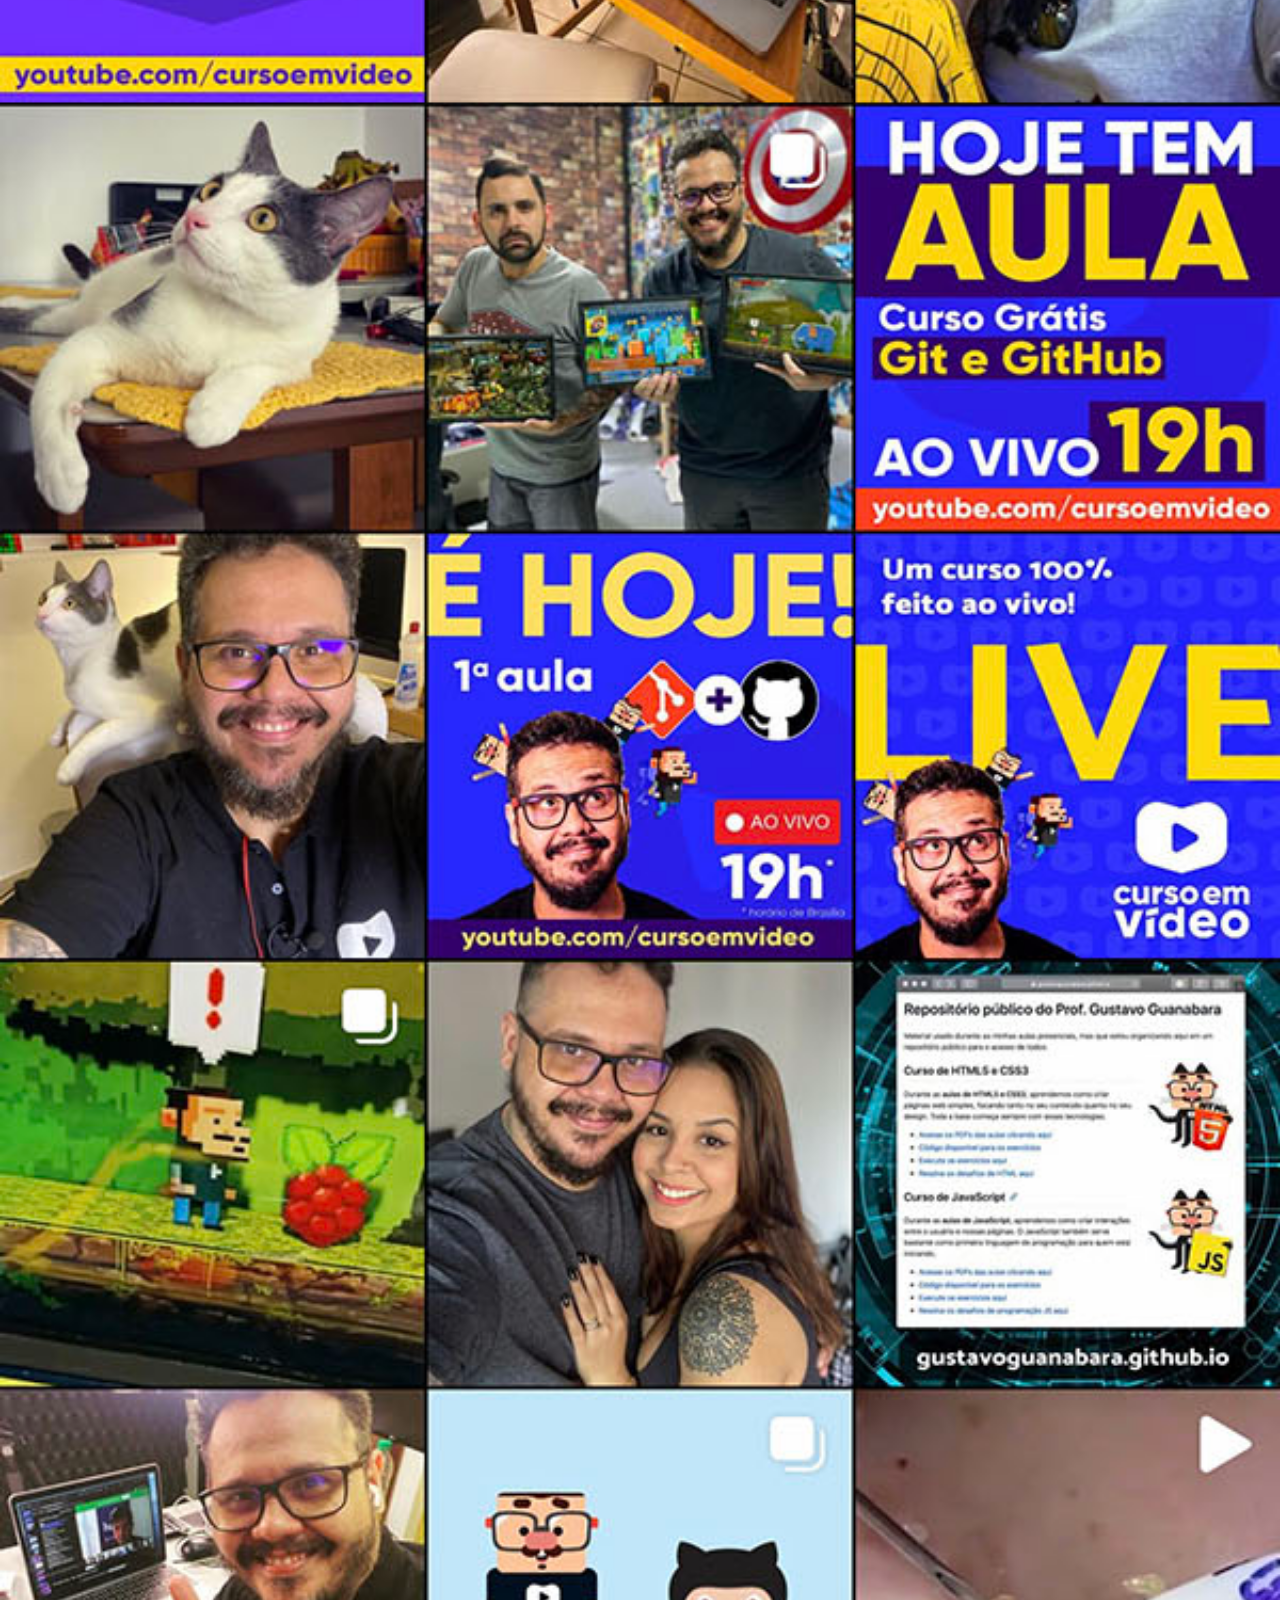
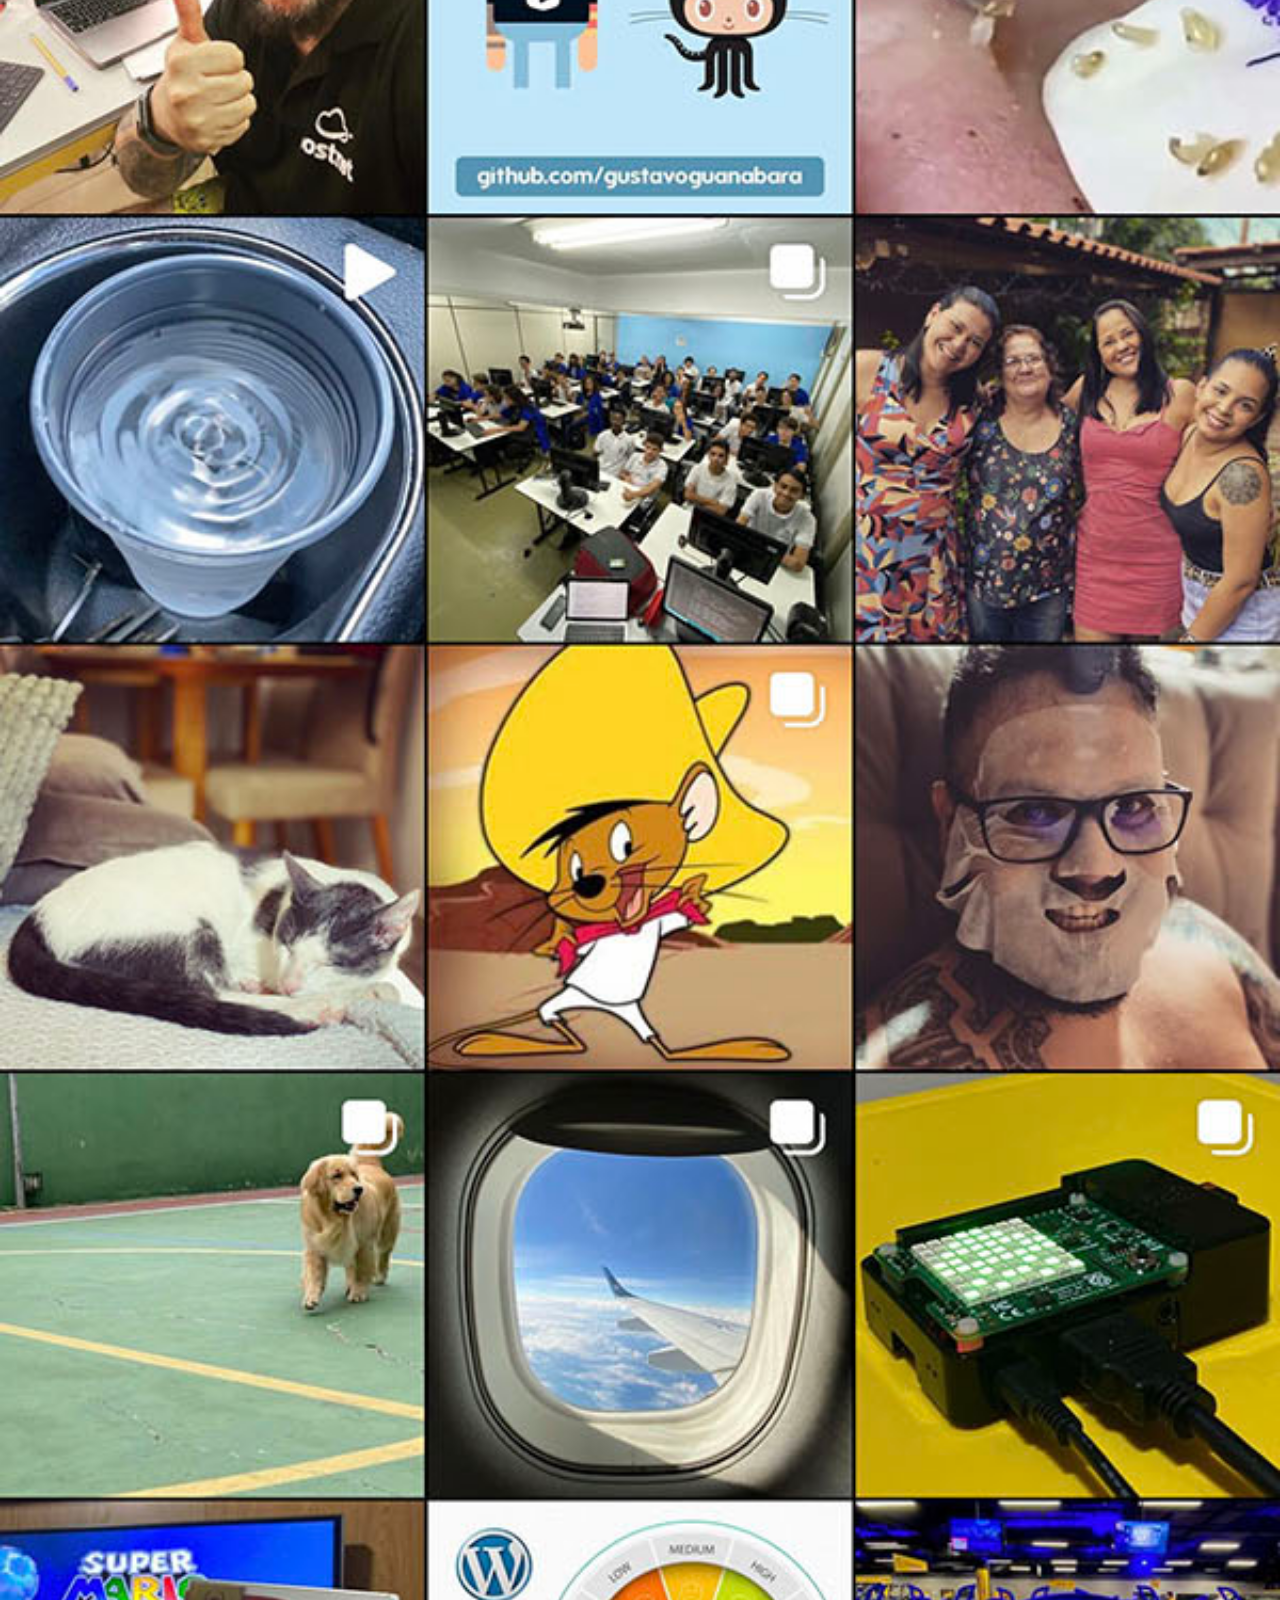
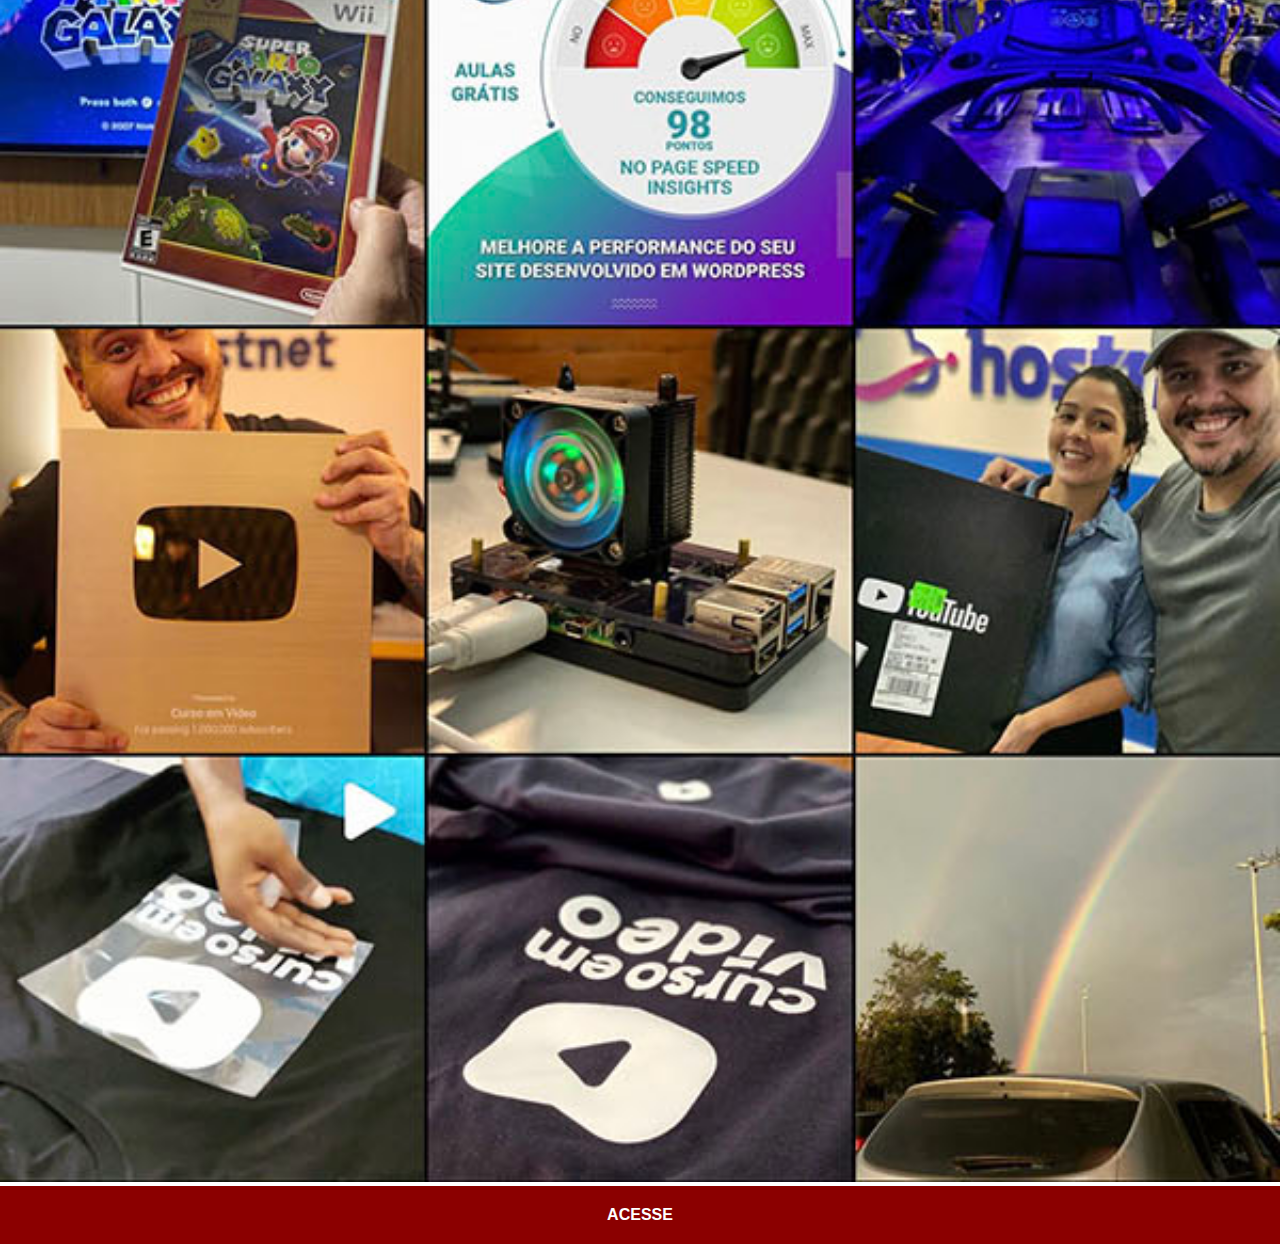
<file: instagram.html>
<!DOCTYPE html>
<html lang="pt-br">
<head>
    <meta charset="UTF-8">
    <meta name="viewport" content="width=device-width, initial-scale=1.0">
    <link rel="stylesheet" href="estilos/social.css">
    <title>Instagram</title>
</head>
<body>
    <img src="imagens/tela-instagram.jpg" alt="instagram">
    <a href="https://www.instagram.com/p/C_-0tPAO7d3/?__d=1%2F" target="_blank">ACESSE</a>
</body>
</html>
</file>
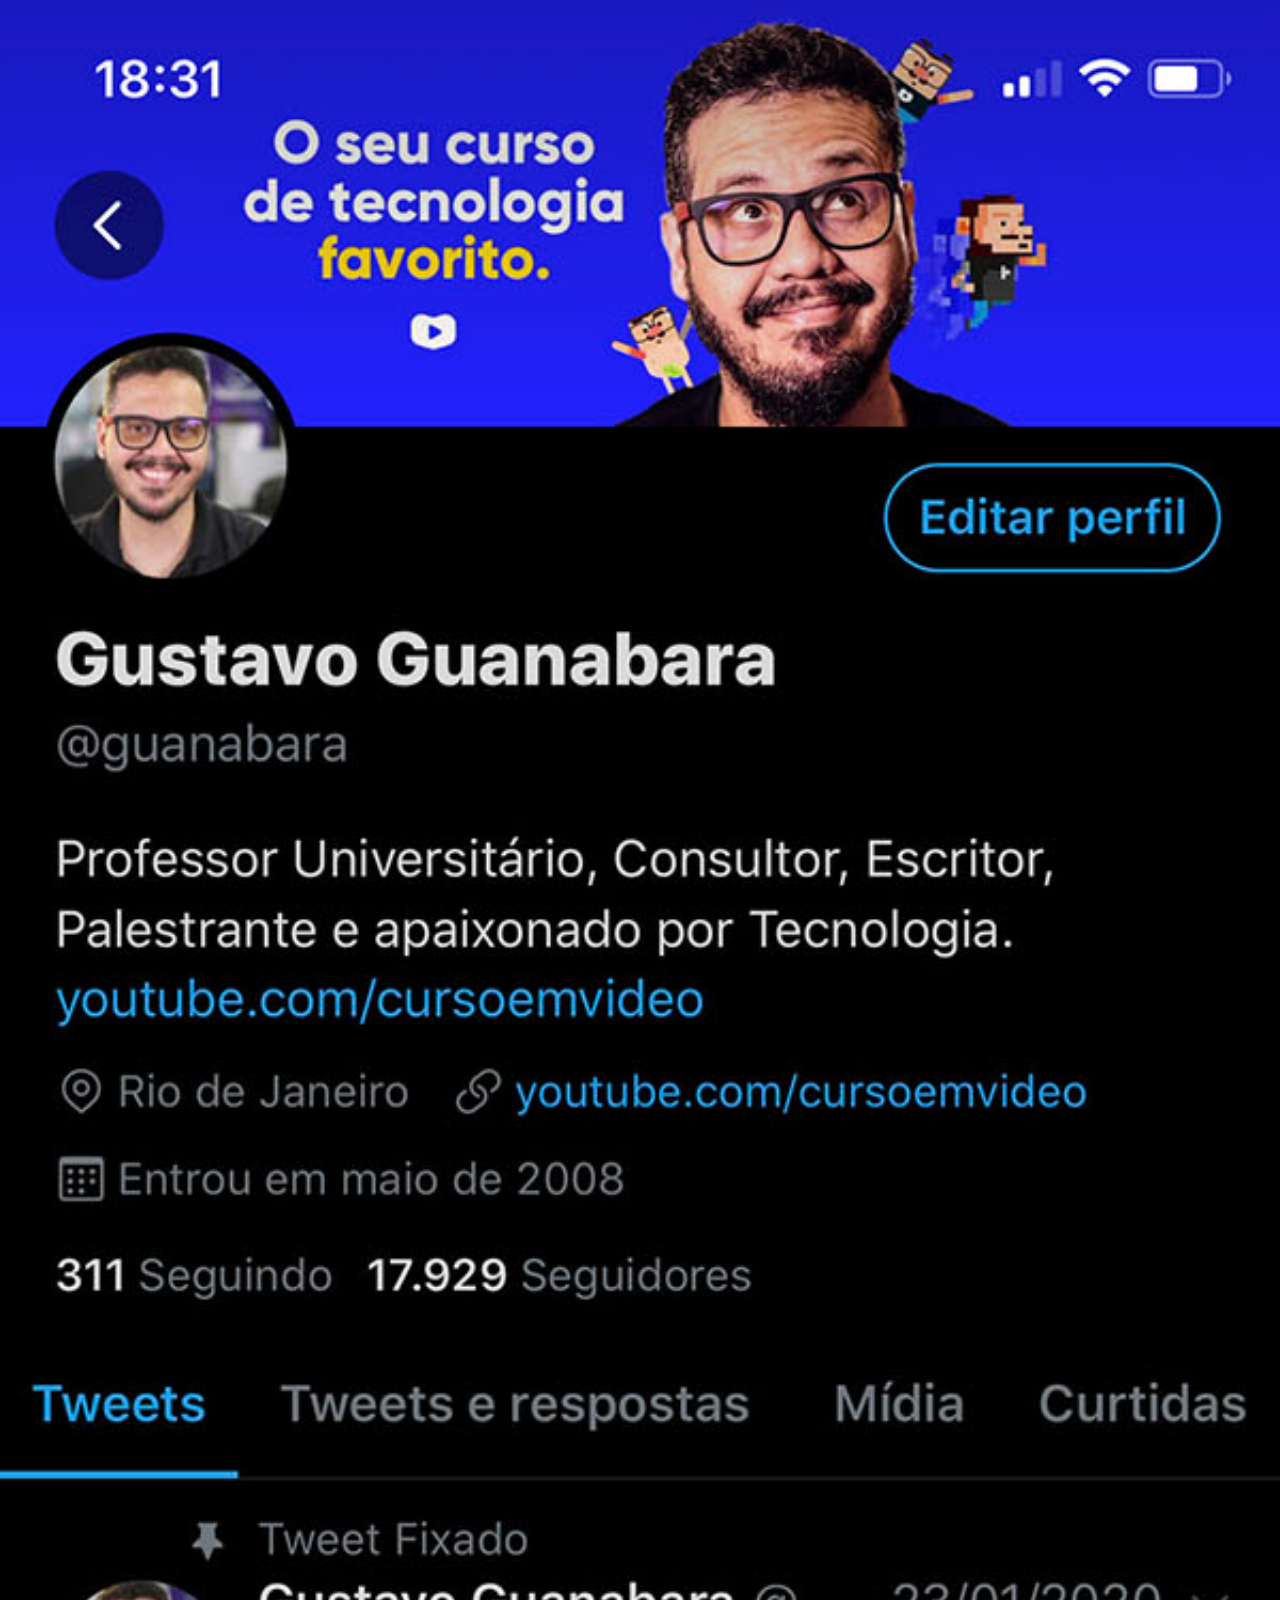
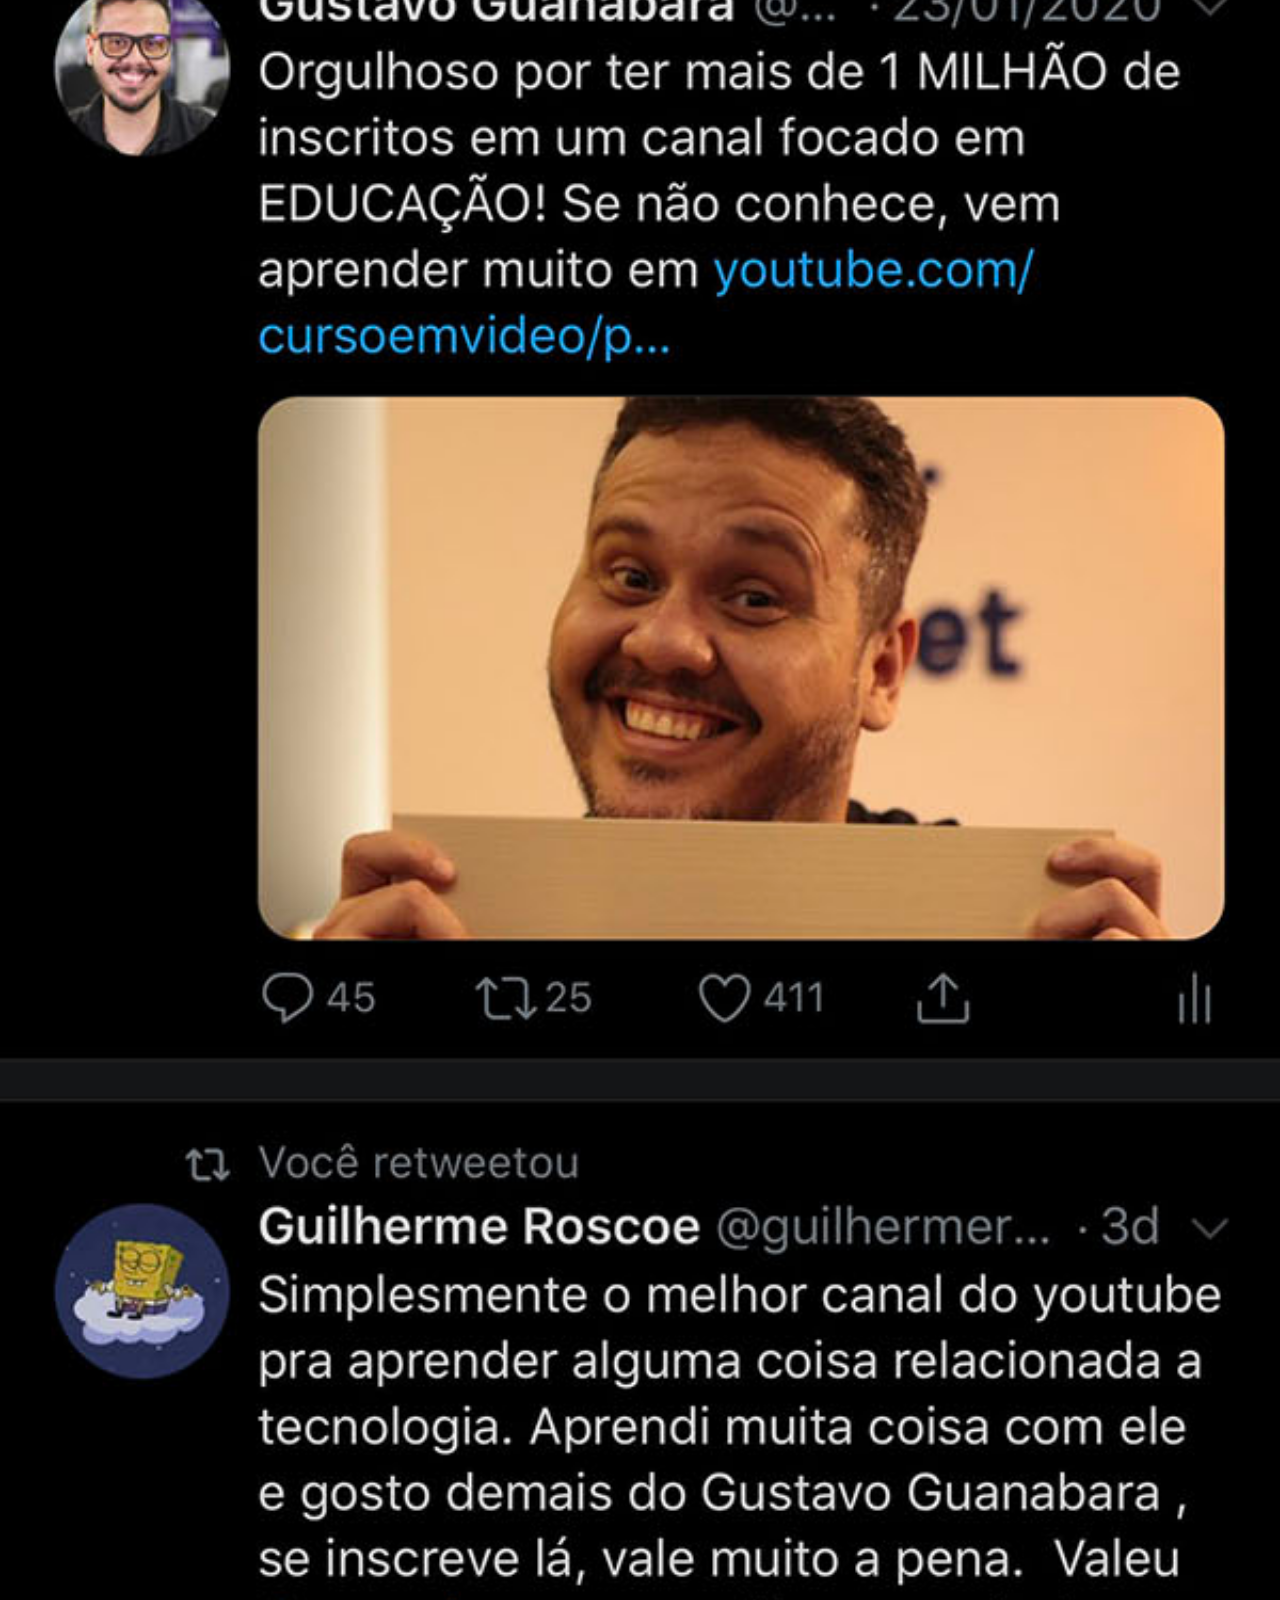
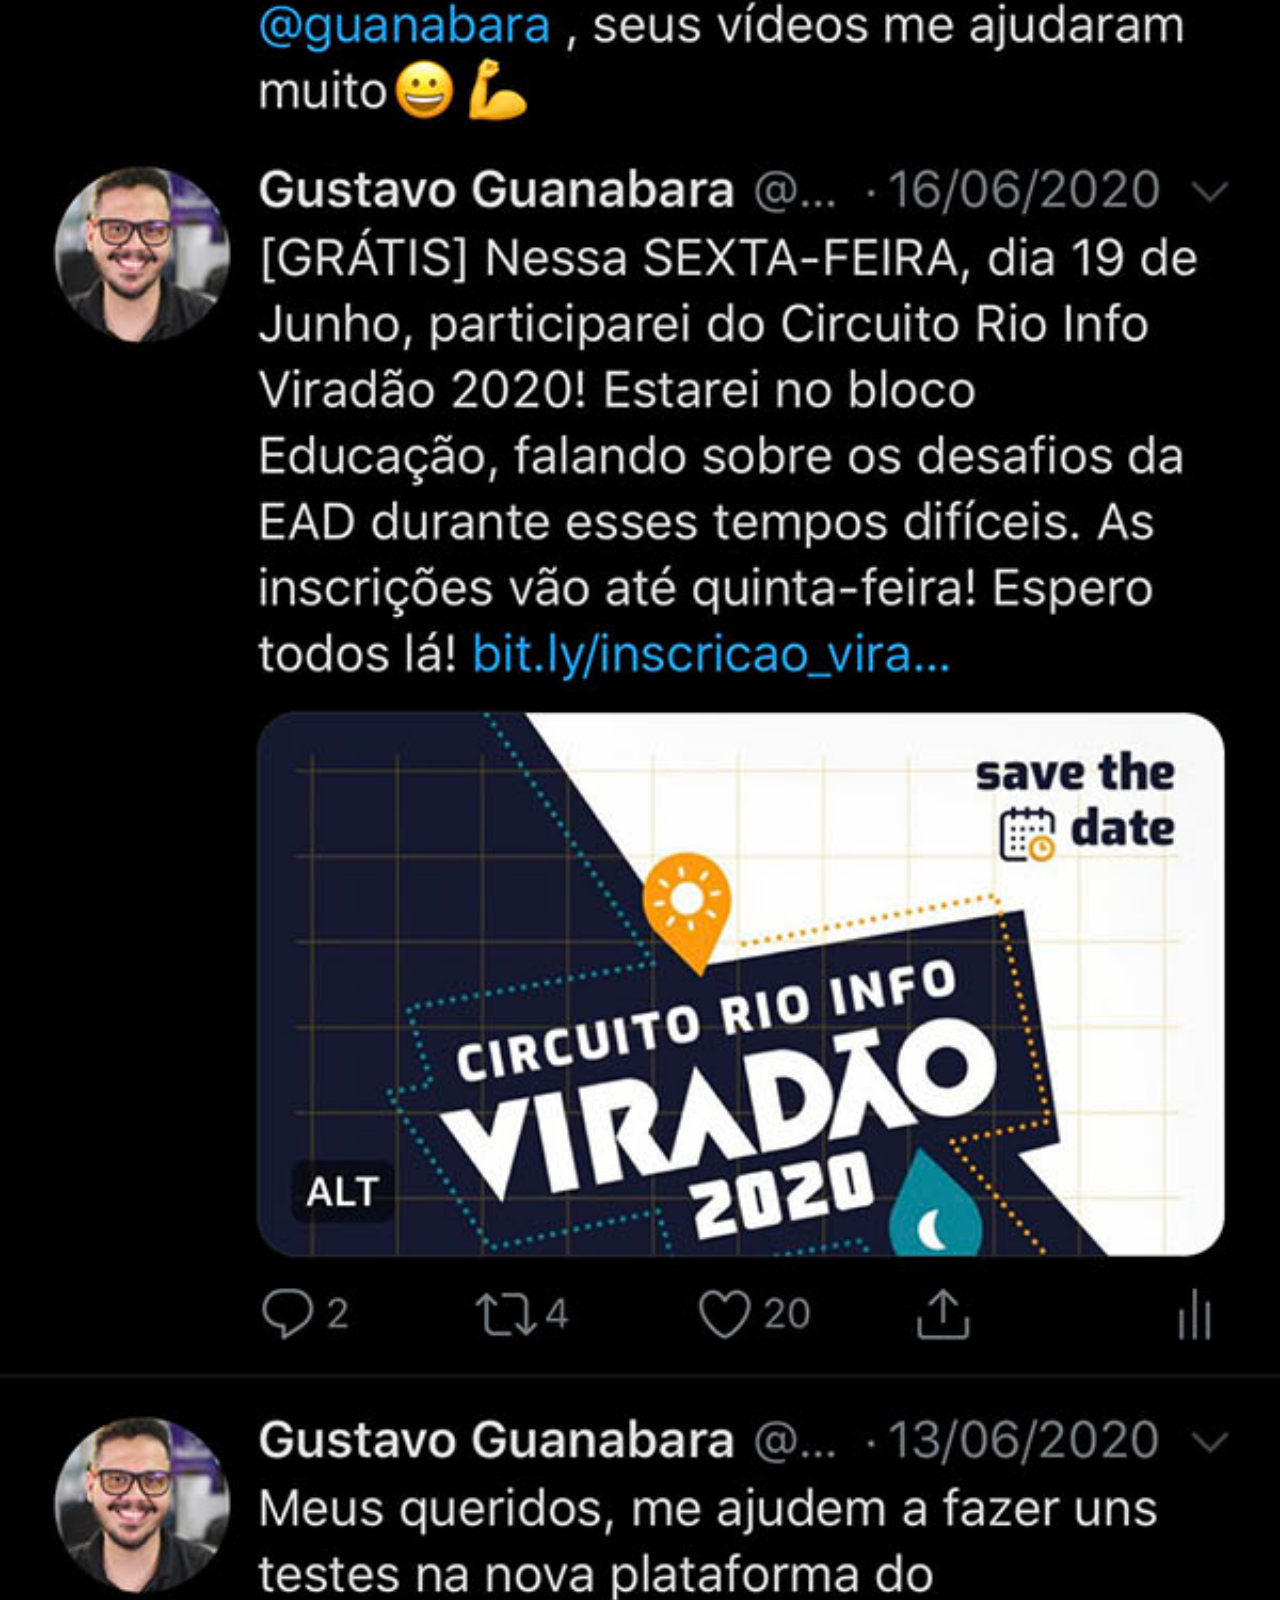
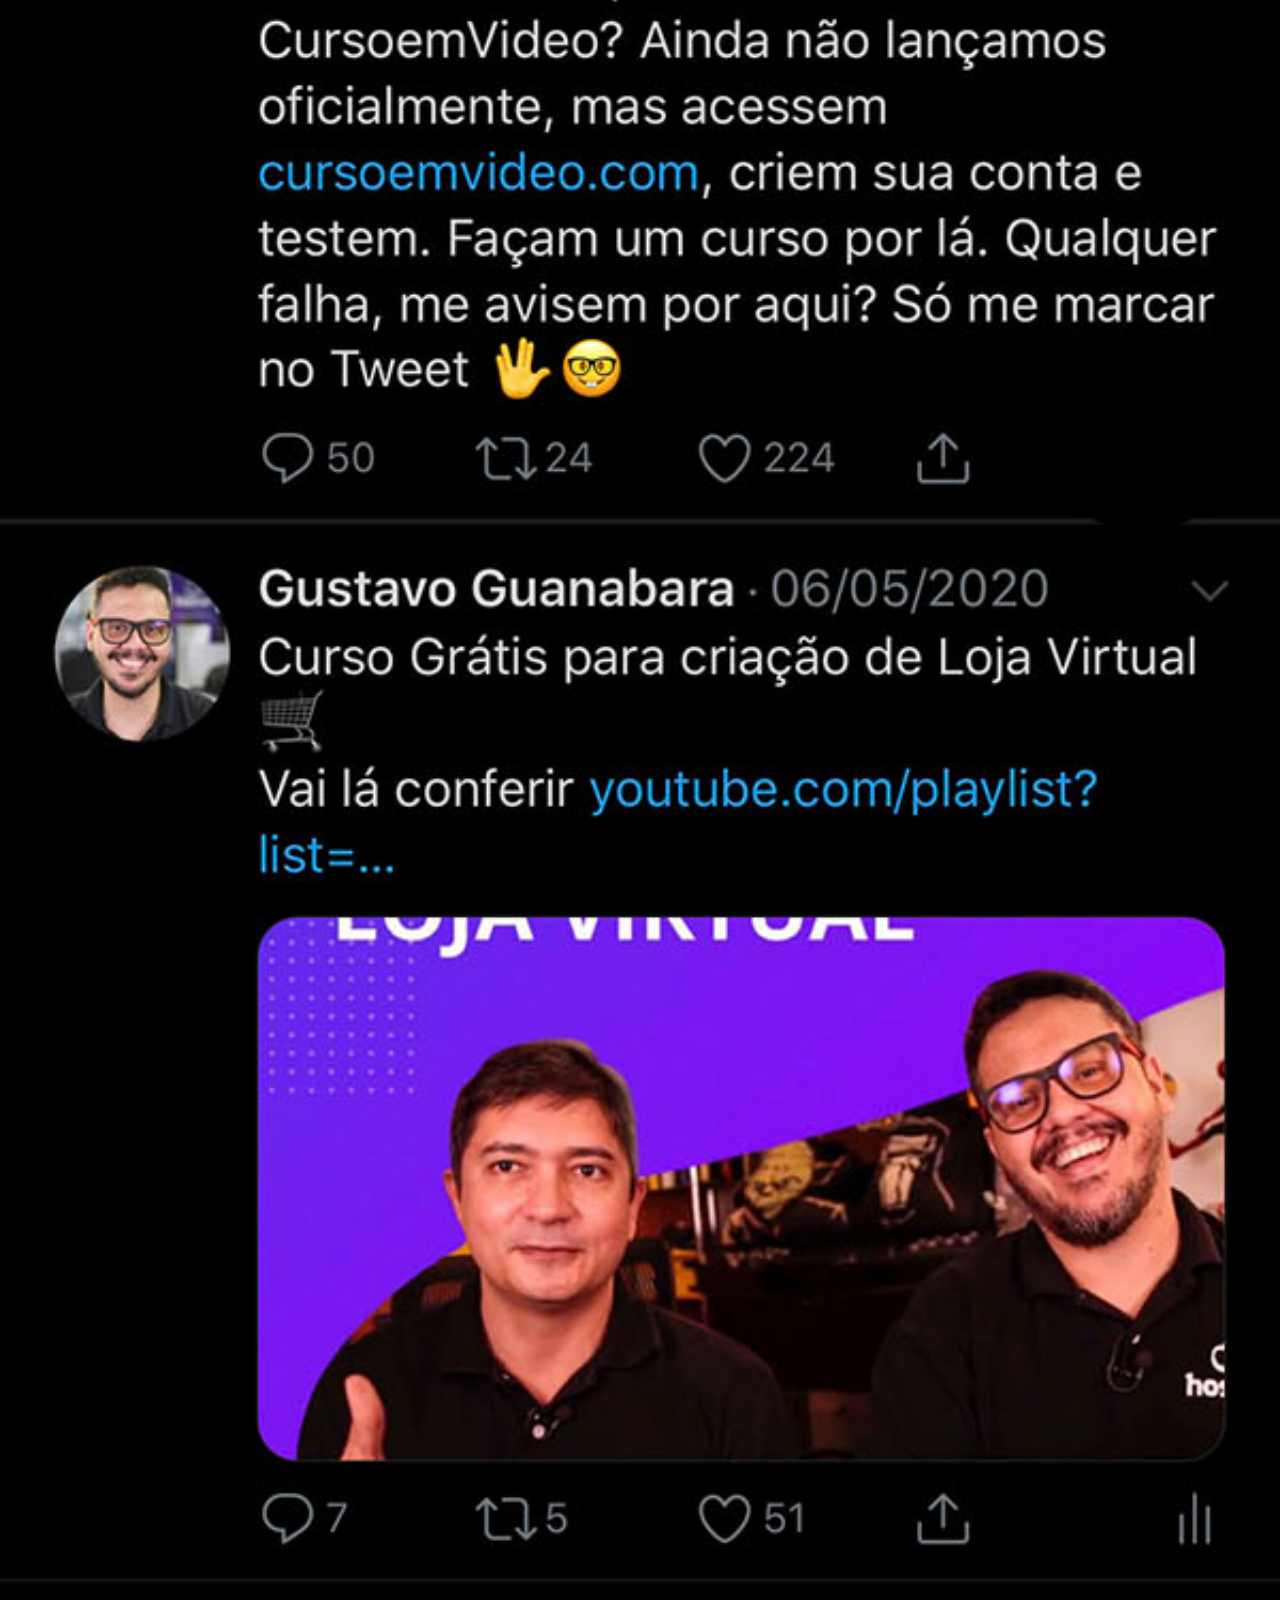
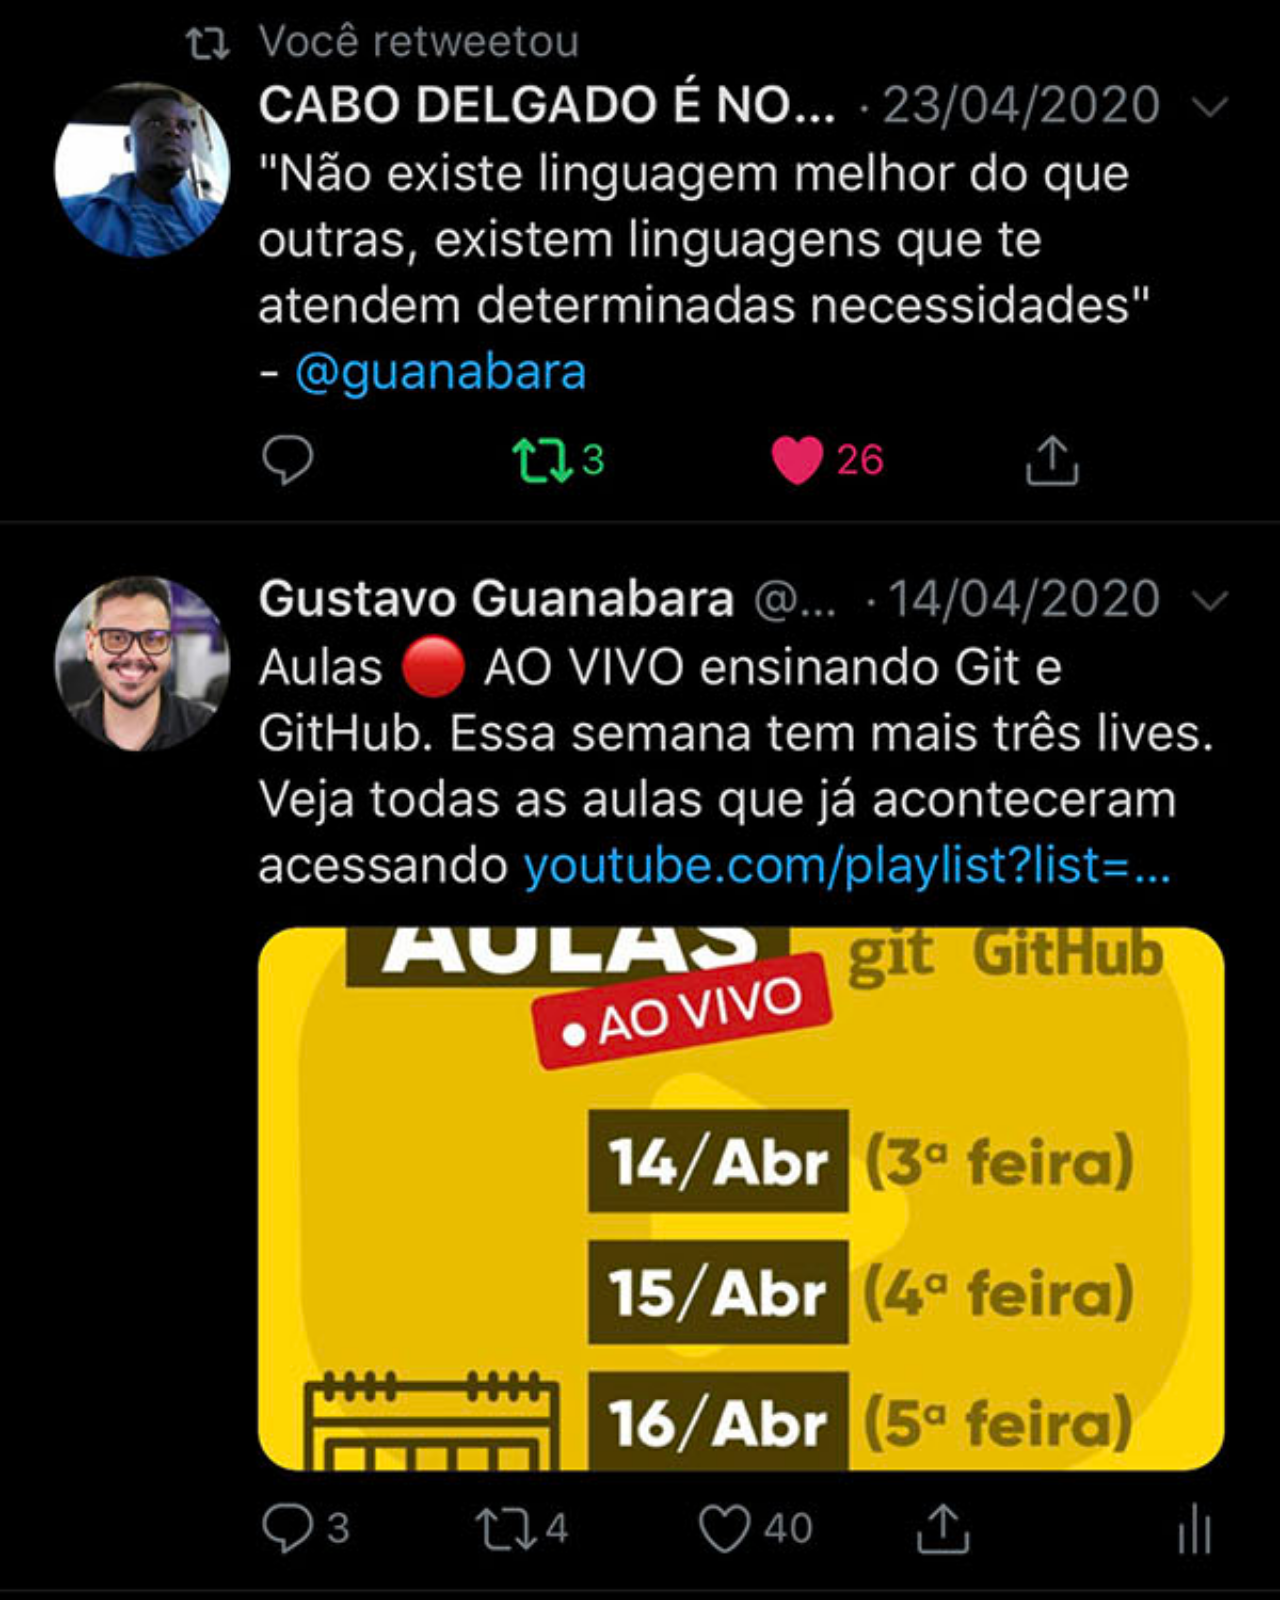
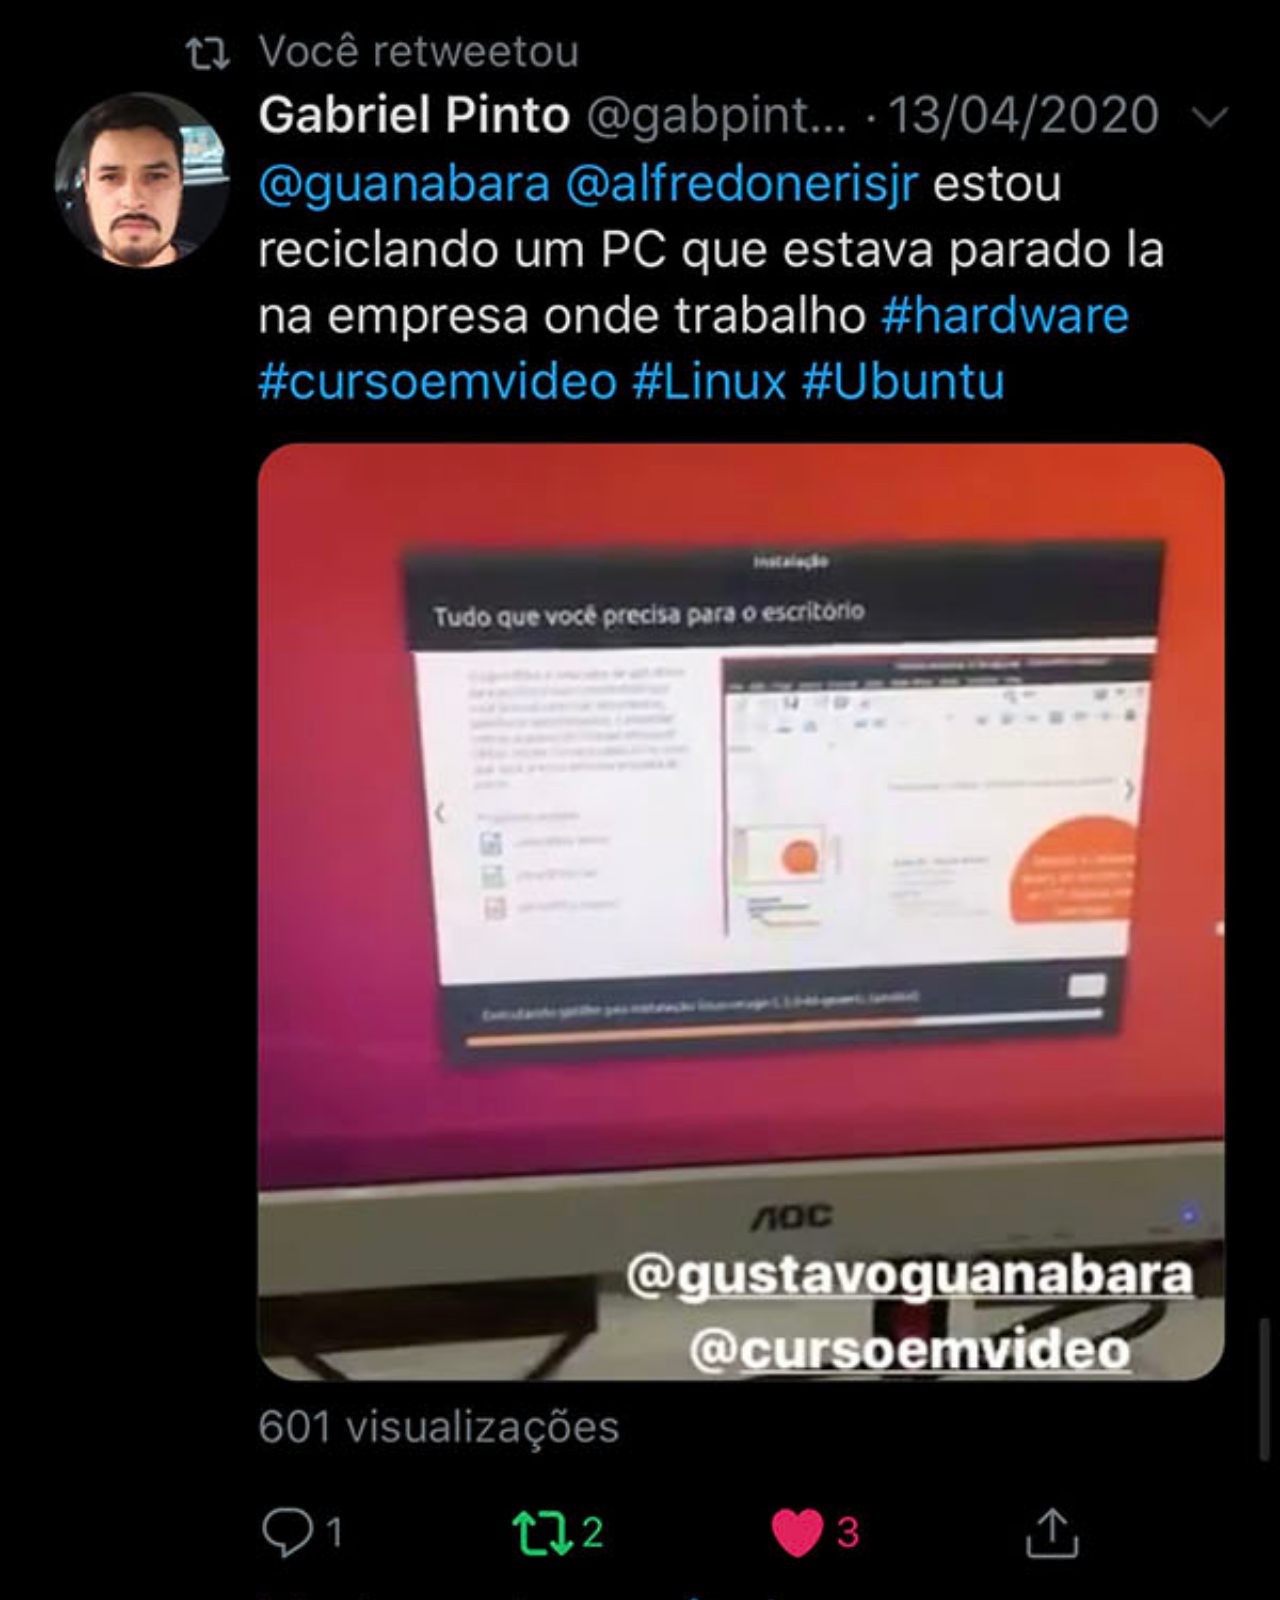
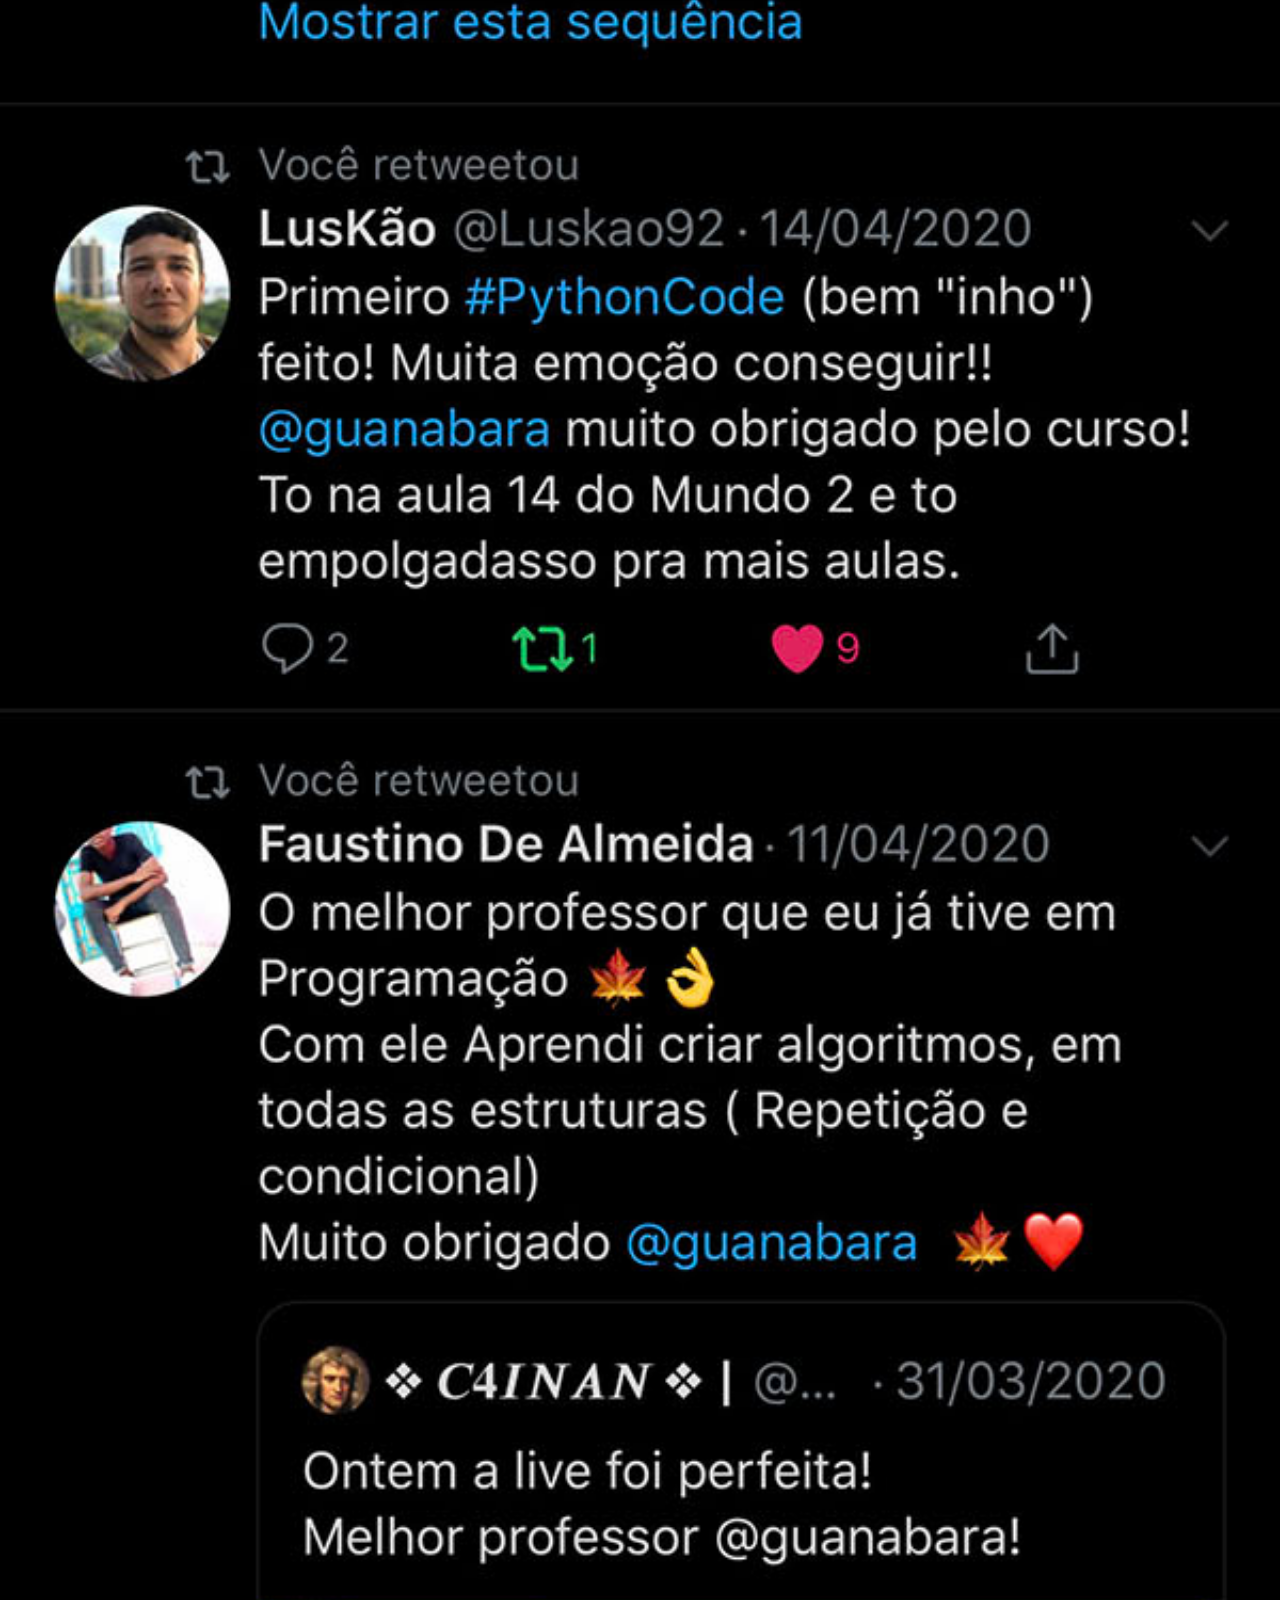
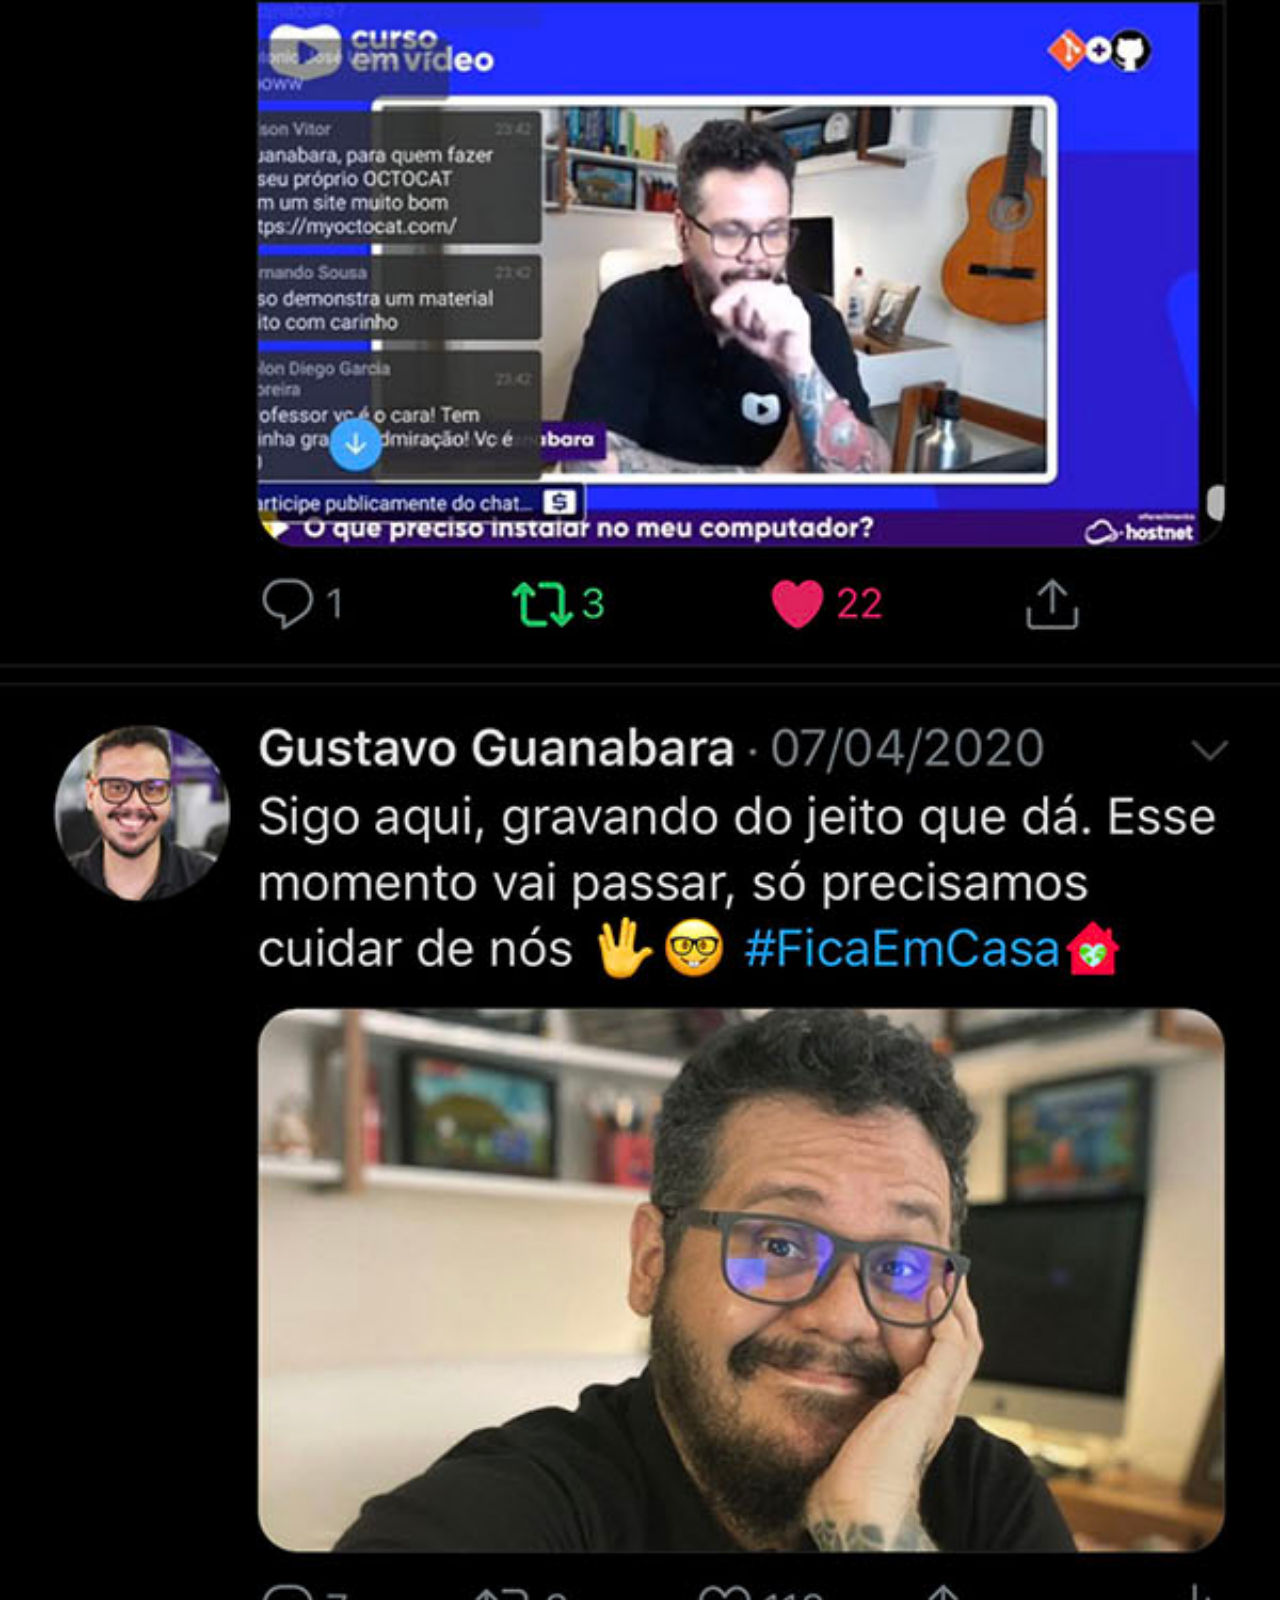
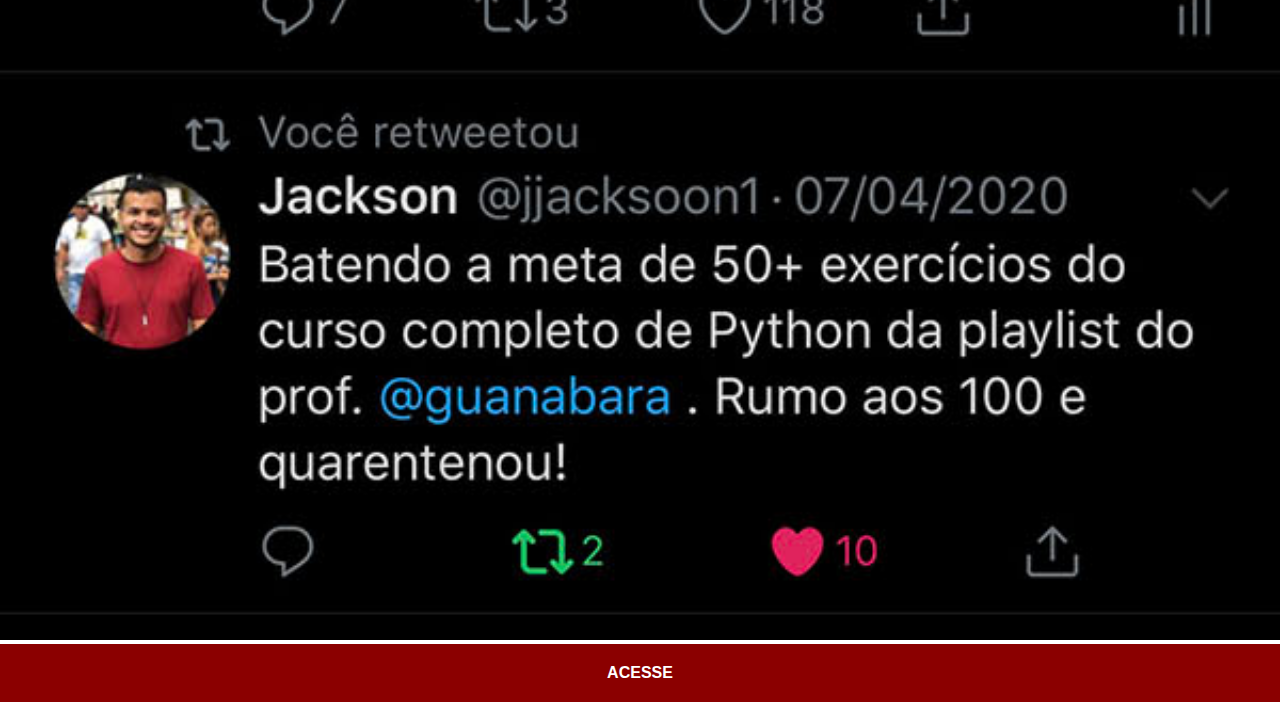
<file: twitter.html>
<!DOCTYPE html>
<html lang="pt-br">
<head>
    <meta charset="UTF-8">
    <meta name="viewport" content="width=device-width, initial-scale=1.0">
    <link rel="stylesheet" href="estilos/social.css">
    <title>Twitter</title>
</head>
<body>
    <img src="imagens/tela-twitter.jpg" alt="twitter">
    <a href="https://x.com/guanabara" target="_blank">ACESSE</a>
</body>
</html>
</file>
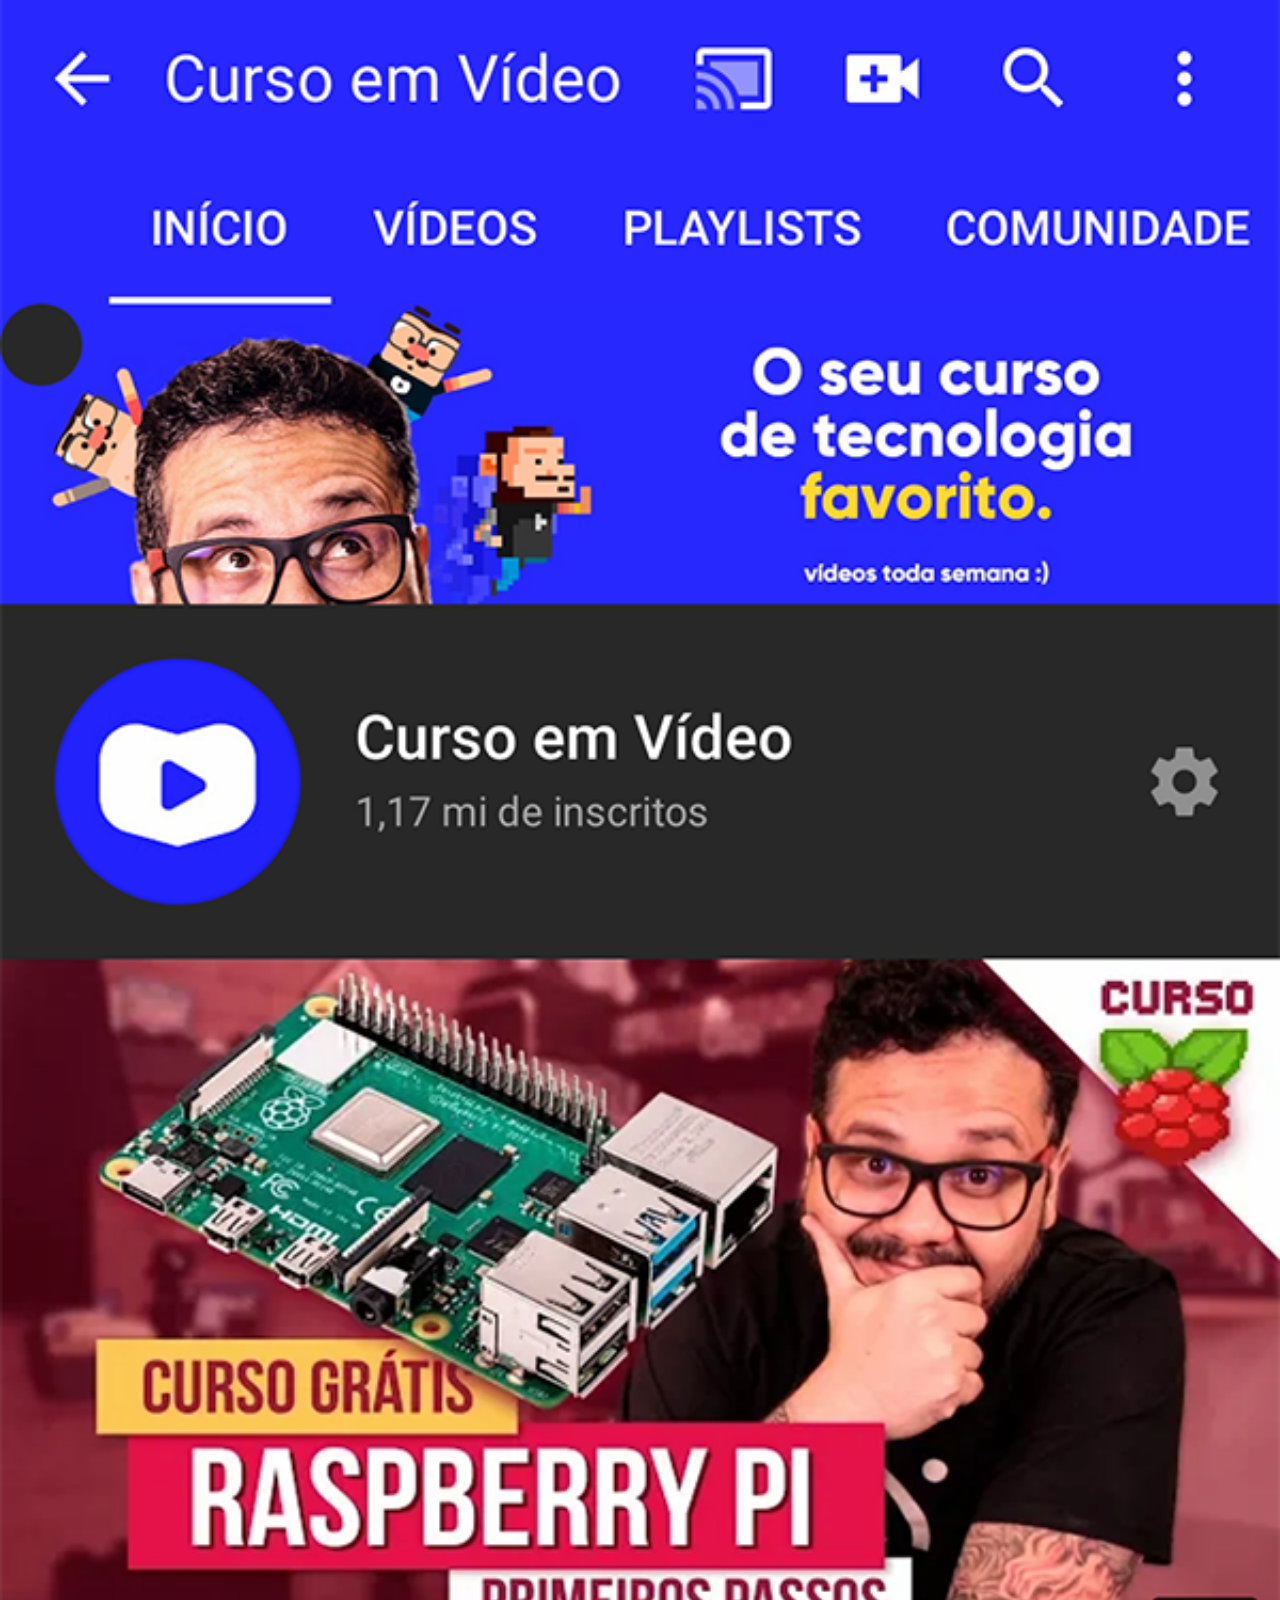
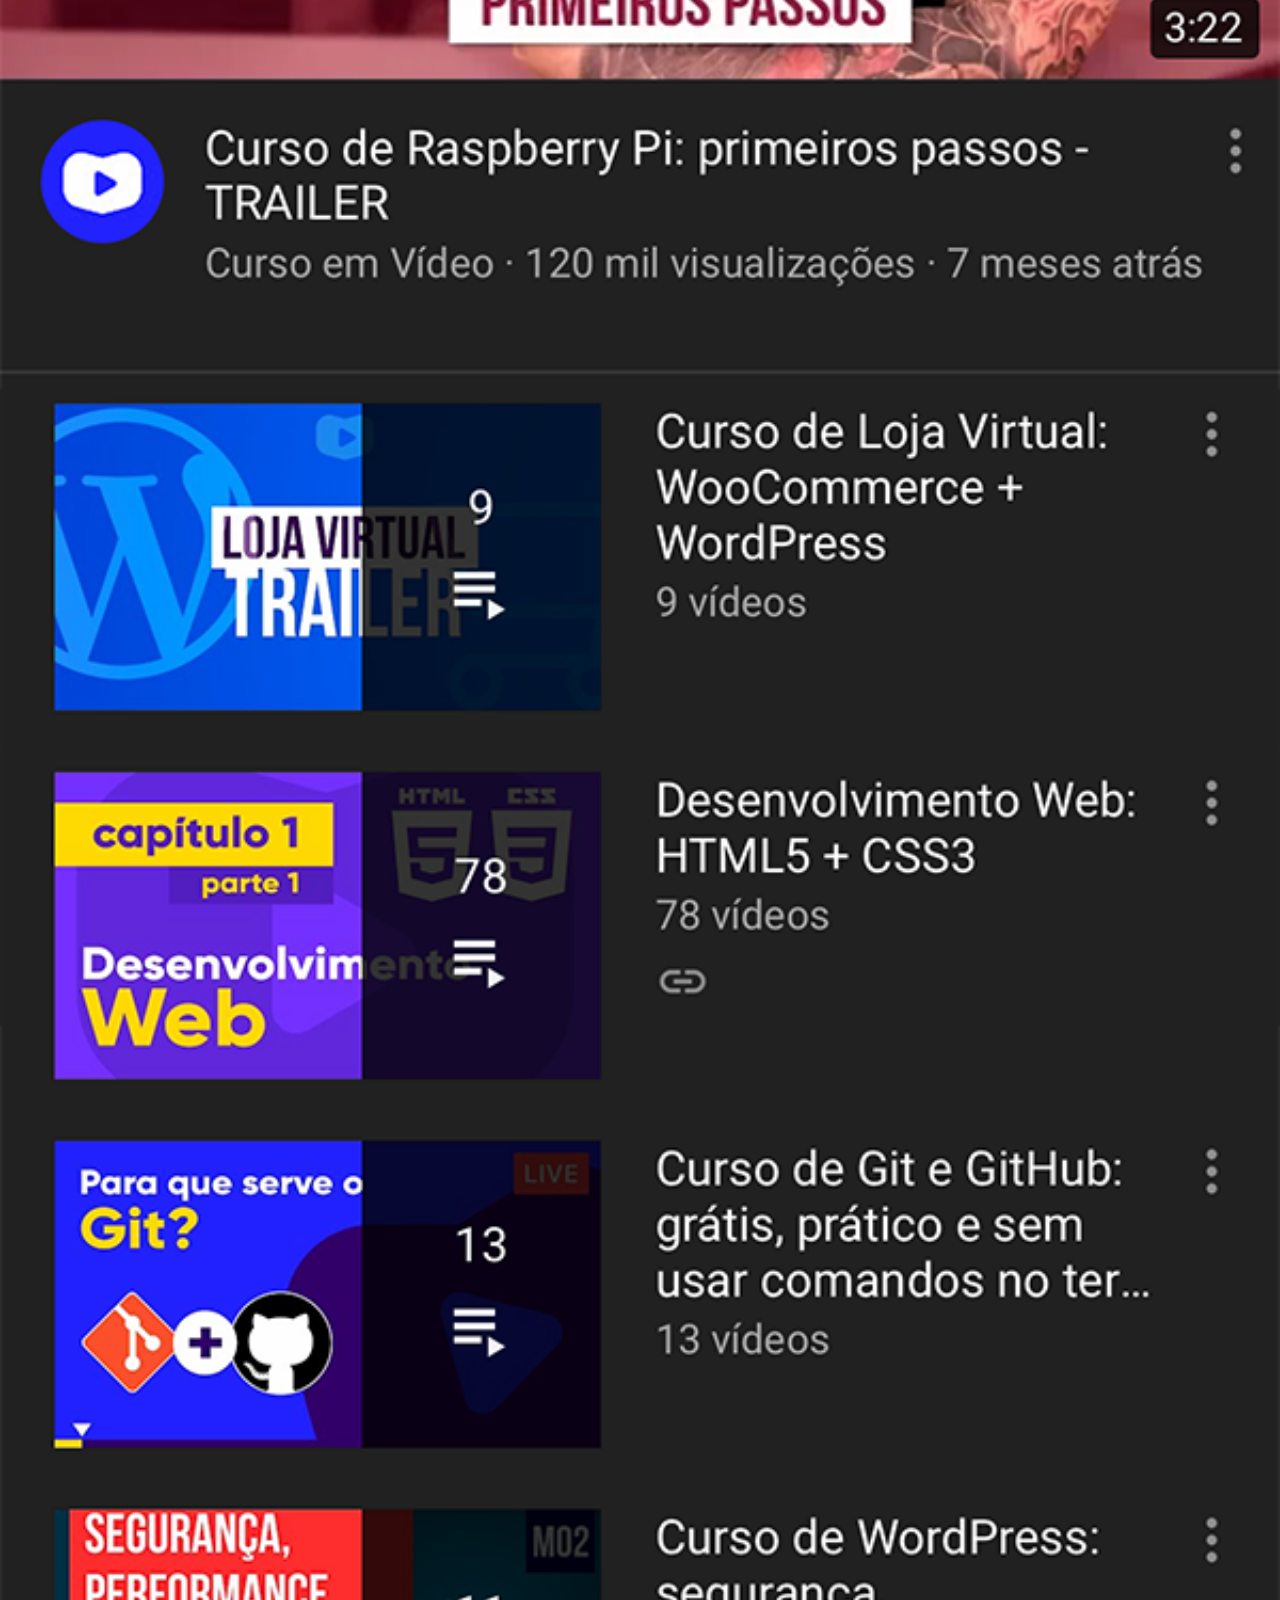
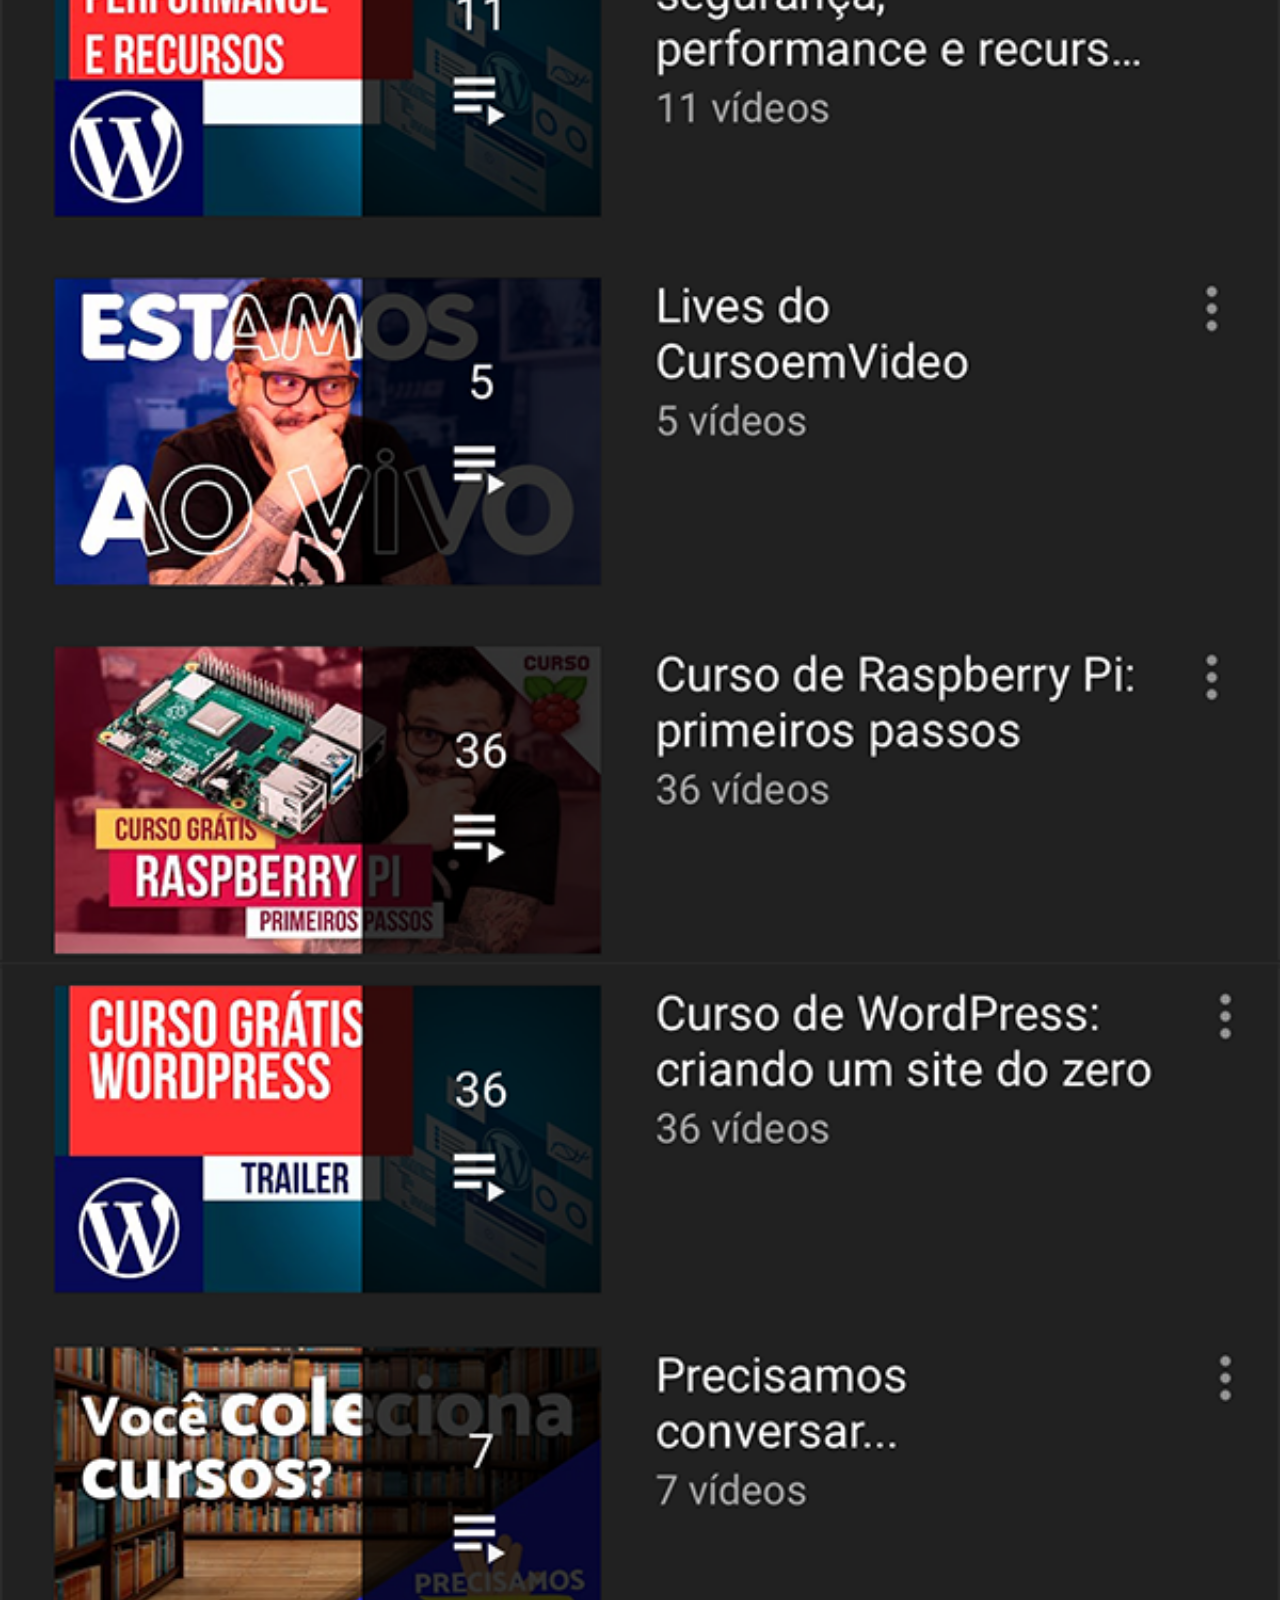
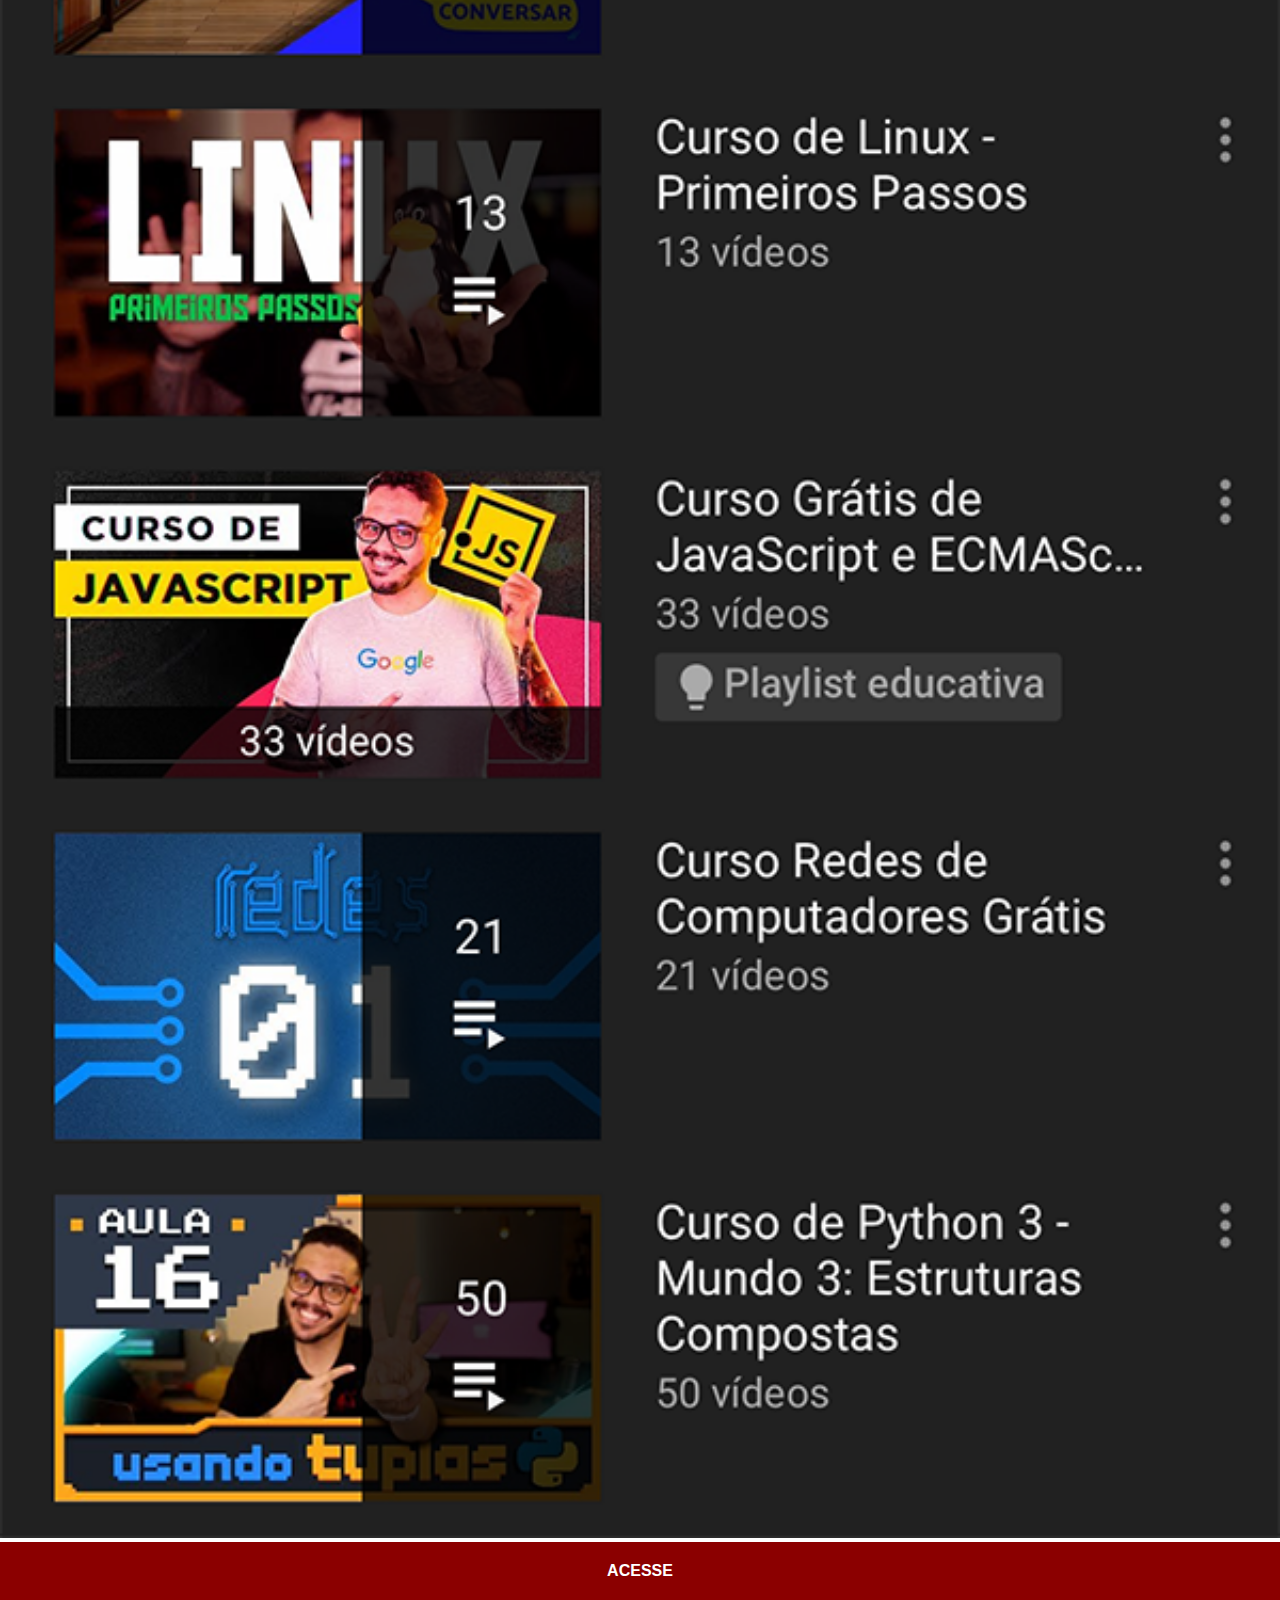
<file: youtube.html>
<!DOCTYPE html>
<html lang="pt-br">
<head>
    <meta charset="UTF-8">
    <meta name="viewport" content="width=device-width, initial-scale=1.0">
    <link rel="stylesheet" href="estilos/social.css">
    <title>YouTube</title>
</head>
<body>
    <img src="imagens/tela-youtube.png" alt="youtube">
    <a href="https://www.youtube.com/c/CursoemV%C3%ADdeo/playlists" target="_blank">ACESSE</a>
</body>
</html>
</file>
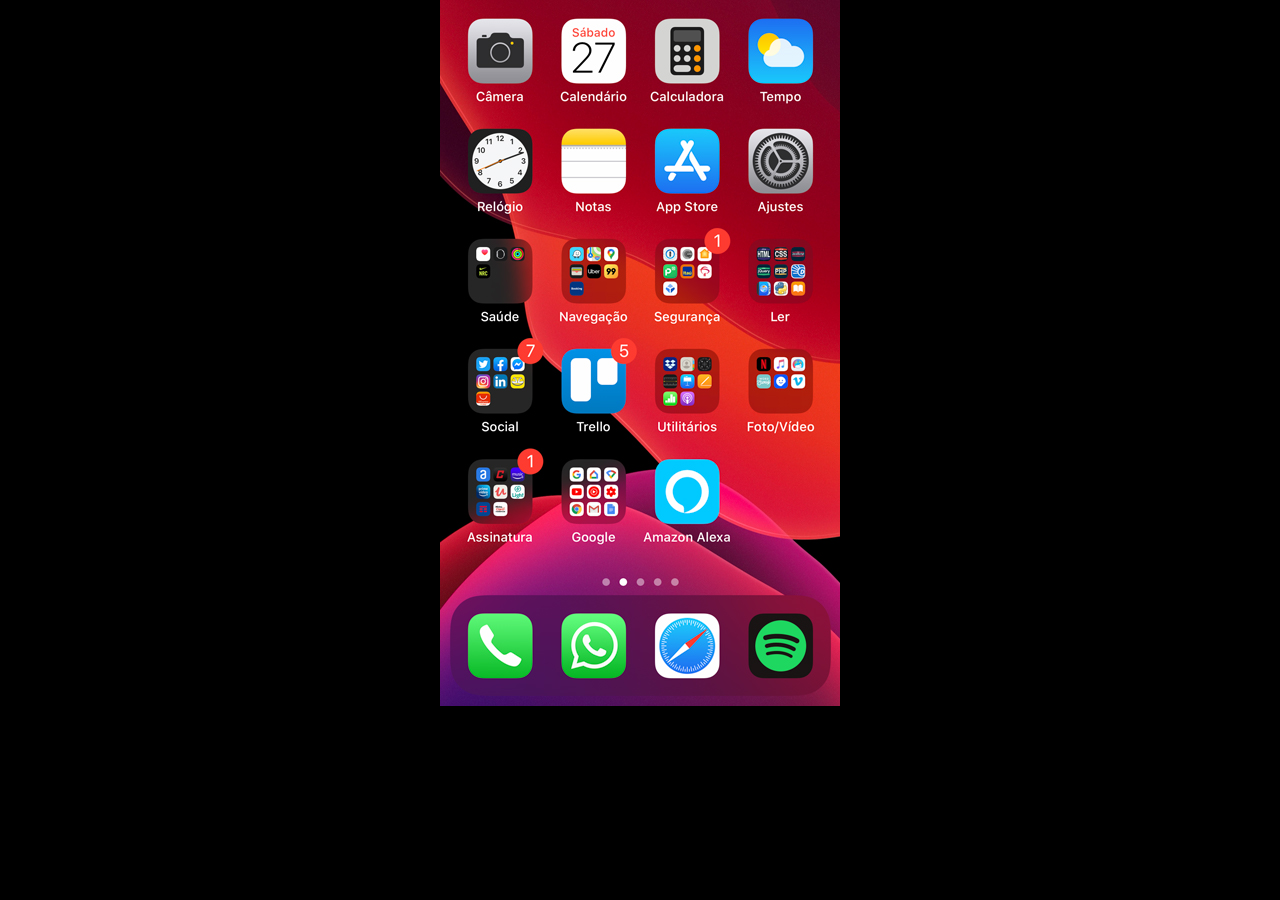
<file: .vscode/home.html>
<!DOCTYPE html>
<html lang="pt-br">
<head>
    <meta charset="UTF-8">
    <meta name="viewport" content="width=device-width, initial-scale=1.0">
    <title>home</title>
</head>
<style>
    * {
        margin: 0px;
        padding: 0px;
    }
    body {
        width: 100vw;
        height: 100vh;
        background:black url(../imagens/tela-home.jpg) no-repeat top center;
    }
</style>
<body>
    
</body>
</html>
</file>
<file: estilos/style.css>
@charset "UTF-8";

* {
    margin: 0px;
    padding: 0px;
    font-family: Arial, Helvetica, sans-serif;
}
html, body {
    height: 100vh;
    width: 100vw;
}
body {
    background: url(../imagens/fundo-madeira.jpg) no-repeat top center;
    background-size: cover;
    background-attachment: fixed;
}
main {
    position: relative;
    height: 100vh; 
}
section#telefone {
    position: absolute;
    top: 50%;
    left: 50%;
    transform: translate(-50%,-50%);
    height: 627px;
    width: 311px;
    background: url(../imagens/frame-iphone.png) no-repeat ;
}
iframe#tela {
    position: relative;
    top: 80px;
    left: 22px;
    height: 471px;
    width: 267px;
}
section#redes-sociais {
    text-align: right;
}
section#redes-sociais img {
    width: 50px;
    margin: 10px;
    border-radius: 50%;
    box-shadow: 2px 2px 5px rgba(0, 0, 0, 0.400);
    box-sizing: border-box;
}
section#redes-sociais img:hover {
    border: 2px solid rgba(255, 255, 255, 0.637);
    transform: translate(-3px, -3px);
    box-shadow: 5px 5px 10px rgba(0, 0, 0, 0.400);
    transition: transform .3s, border 1s;
}
</file>
<file: estilos/social.css>
@charset "UTF-8";

* {
    padding: 0px;
    margin: 0px;
    font-family: Arial, Helvetica, sans-serif;
}
::-webkit-scrollbar {
    width: 0px;
    height: 0px;
}
img {
    width: 100vw;
}
a {
    display: block;
    background-color: darkred;
    color: white;
    padding: 20px;
    text-align: center;
    font-weight: bolder;
    text-decoration: none;
}
a:hover {
    background-color: red;
}
</file>
